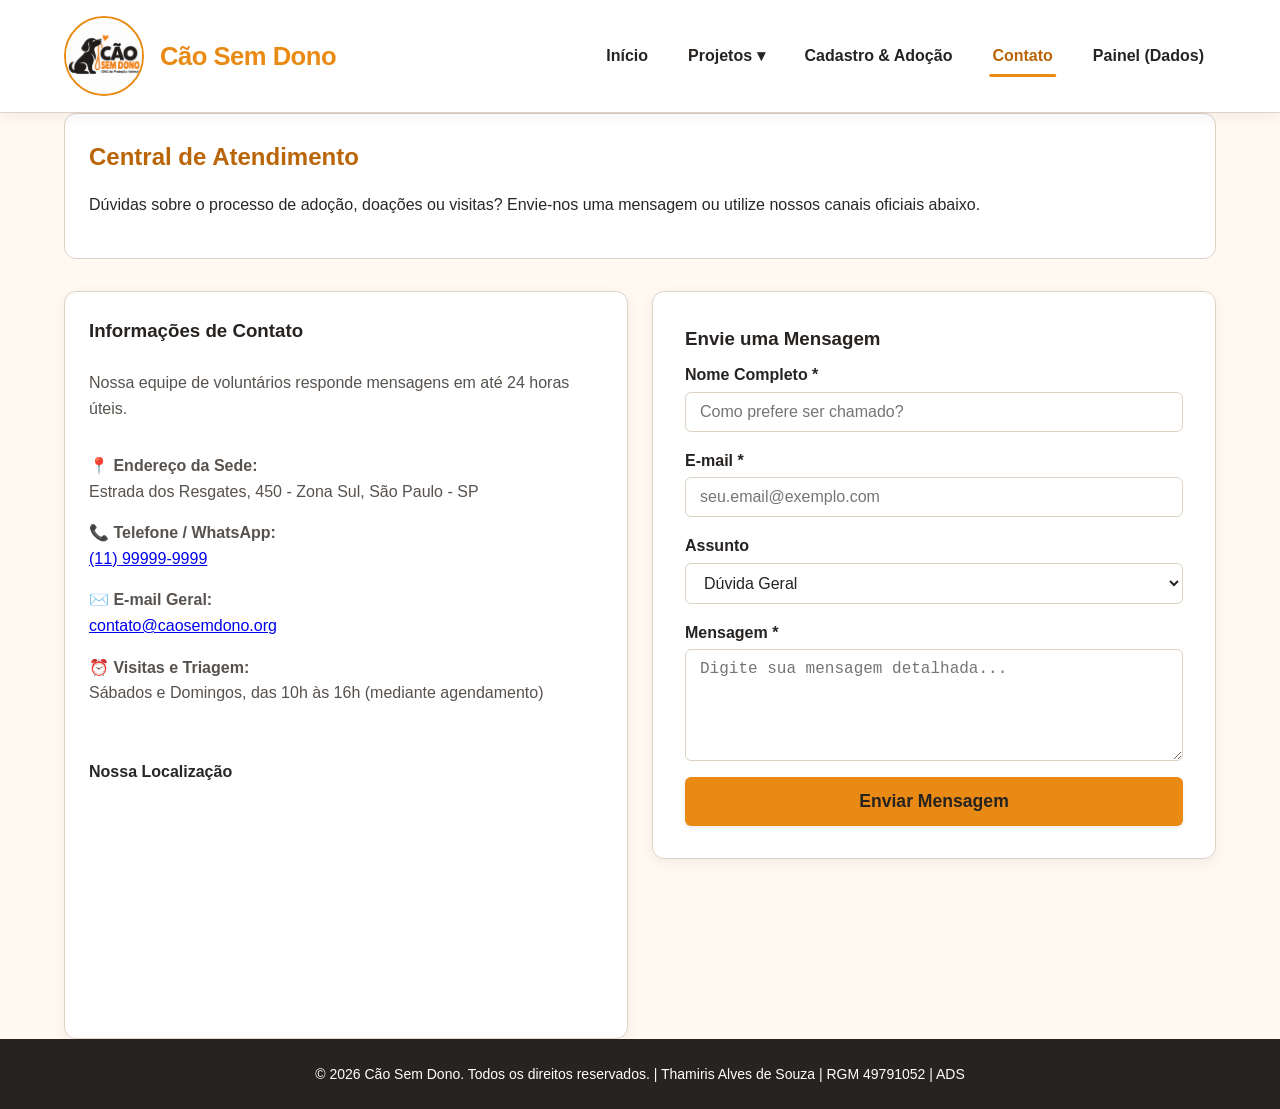
<file: contato.html>
<!DOCTYPE html>
<html lang="pt-BR">

<head>
  <meta charset="UTF-8">
  <meta name="viewport" content="width=device-width, initial-scale=1.0">
  <meta name="description" content="Entre em contato com a ONG Cão Sem Dono: Dúvidas, parcerias, agendamento de visitas e orientações sobre adoção consciente.">
  <title>Contato | Cão Sem Dono</title>
  <link rel="stylesheet" href="style.css">
</head>

<body>
  <!-- Link de Acessibilidade -->
  <a href="#conteudo-principal" class="pular-navegacao">Pular para o conteúdo principal</a>

  <!-- CABEÇALHO -->
  <header>
    <div class="container">
      <a href="index.html#/" class="marca" aria-label="Ir para a página inicial">
        <img src="imagens/logo.jpg" alt="Logo da ONG Cão Sem Dono" class="logo">
        <h1 class="banner">Cão Sem Dono</h1>
      </a>

      <!-- MENU PRINCIPAL -->
      <nav class="menu" aria-label="Menu principal">
        <button class="menu-toggle" type="button" aria-label="Abrir menu" aria-expanded="false" aria-controls="menu-lista">
          ☰ Menu
        </button>

        <ul class="menu-lista" id="menu-lista">
          <li><a href="index.html#/">Início</a></li>
          <li class="tem-submenu">
            <a href="projetos.html">Projetos ▾</a>
            <ul class="submenu">
              <li><a href="projetos.html#resgate">Resgate</a></li>
              <li><a href="projetos.html#voluntariado">Voluntariado</a></li>
              <li><a href="projetos.html#doacoes">Doações</a></li>
              <li><a href="projetos.html#lar-temporario">Lar Temporário</a></li>
            </ul>
          </li>
          <li><a href="cadastro.html">Cadastro & Adoção</a></li>
          <li><a href="contato.html" class="ativo">Contato</a></li>
          <li><a href="index.html#/painel">Painel (Dados)</a></li>
        </ul>
      </nav>
    </div>
  </header>

  <!-- CONTEÚDO PRINCIPAL -->
  <main id="conteudo-principal" class="container">
    <section class="cabecalho-pagina">
      <h2>Central de Atendimento</h2>
      <p>
        Dúvidas sobre o processo de adoção, doações ou visitas? Envie-nos uma mensagem ou utilize nossos canais oficiais abaixo.
      </p>
    </section>

    <div class="grid">
      <!-- CANAIS E MAPA -->
      <div class="col-6">
        <div class="card card-info-contato">
          <h3>Informações de Contato</h3>
          <p>Nossa equipe de voluntários responde mensagens em até 24 horas úteis.</p>

          <ul class="lista-contato">
            <li>
              <strong>📍 Endereço da Sede:</strong><br>
              Estrada dos Resgates, 450 - Zona Sul, São Paulo - SP
            </li>
            <li>
              <strong>📞 Telefone / WhatsApp:</strong><br>
              <a href="tel:+5511999999999">(11) 99999-9999</a>
            </li>
            <li>
              <strong>✉️ E-mail Geral:</strong><br>
              <a href="mailto:contato@caosemdono.org">contato@caosemdono.org</a>
            </li>
            <li>
              <strong>⏰ Visitas e Triagem:</strong><br>
              Sábados e Domingos, das 10h às 16h (mediante agendamento)
            </li>
          </ul>

          <div class="mapa-acessivel">
            <h4>Nossa Localização</h4>
            <iframe 
              src="https://www.google.com/maps/embed?pb=!1m18!1m12!1m3!1d3657.197475141974!2d-46.6565!3d-23.5645!2m3!1f0!2f0!3f0!3m2!1i1024!2i768!4f13.1!3m3!1m2!1s0x0%3A0x0!2zMjPCsDMzJzUyLjIiUyA0NsKwMzknMjMuNCJX!5e0!3m2!1spt-BR!2sbr!4v1620000000000!5m2!1spt-BR!2sbr" 
              width="100%" 
              height="200" 
              style="border:0; border-radius: 8px;" 
              allowfullscreen="" 
              loading="lazy" 
              title="Mapa da sede da ONG Cão Sem Dono">
            </iframe>
          </div>
        </div>
      </div>

      <!-- FORMULÁRIO DE CONTATO -->
      <div class="col-6">
        <form id="formContato" class="card formulario-contato" novalidate>
          <h3>Envie uma Mensagem</h3>

          <div class="campo">
            <label for="contatoNome">Nome Completo *</label>
            <input type="text" id="contatoNome" name="nome" required minlength="3" placeholder="Como prefere ser chamado?">
          </div>

          <div class="campo">
            <label for="contatoEmail">E-mail *</label>
            <input type="email" id="contatoEmail" name="email" required placeholder="seu.email@exemplo.com">
          </div>

          <div class="campo">
            <label for="contatoAssunto">Assunto</label>
            <select id="contatoAssunto" name="assunto">
              <option value="Dúvida Geral">Dúvida Geral</option>
              <option value="Adoção de Cães">Adoção de Cães</option>
              <option value="Voluntariado">Voluntariado</option>
              <option value="Doações e Parcerias">Doações e Parcerias</option>
            </select>
          </div>

          <div class="campo">
            <label for="contatoMensagem">Mensagem *</label>
            <textarea id="contatoMensagem" name="mensagem" rows="5" required minlength="10" placeholder="Digite sua mensagem detalhada..."></textarea>
          </div>

          <button type="submit" class="botao botao-grande">Enviar Mensagem</button>
        </form>
      </div>
    </div>
  </main>

  <!-- RODAPÉ -->
  <footer>
    <div class="container">
      <p>
        &copy; 2026 Cão Sem Dono. Todos os direitos reservados. |
        Thamiris Alves de Souza | RGM 49791052 | ADS
      </p>
    </div>
  </footer>

  <!-- Scripts Modulares -->
  <script src="js/storage.js"></script>
  <script src="js/app.js"></script>
  <script>
    document.addEventListener("DOMContentLoaded", function () {
      const form = document.getElementById("formContato");
      if (form) {
        form.addEventListener("submit", function (e) {
          e.preventDefault();
          const nome = form.contatoNome.value.trim();
          const email = form.contatoEmail.value.trim();
          const assunto = form.contatoAssunto.value;
          const mensagem = form.contatoMensagem.value.trim();

          if (!nome || !email || !mensagem) {
            App.mostrarToast("Por favor, preencha todos os campos obrigatórios (*).", "aviso");
            return;
          }

          StorageService.salvarMensagem({ nome, email, assunto, mensagem });

          App.mostrarModal({
            titulo: "Mensagem Recebida!",
            mensagem: `Obrigado pelo contato, <strong>${nome}</strong>! Sua mensagem sobre <em>"${assunto}"</em> foi gravada com sucesso. Nossa equipe entrará em contato em breve.`,
            botaoTexto: "Entendido"
          });

          App.mostrarToast("Mensagem enviada com sucesso!", "sucesso");
          form.reset();
        });
      }
    });
  </script>
</body>

</html>
</file>
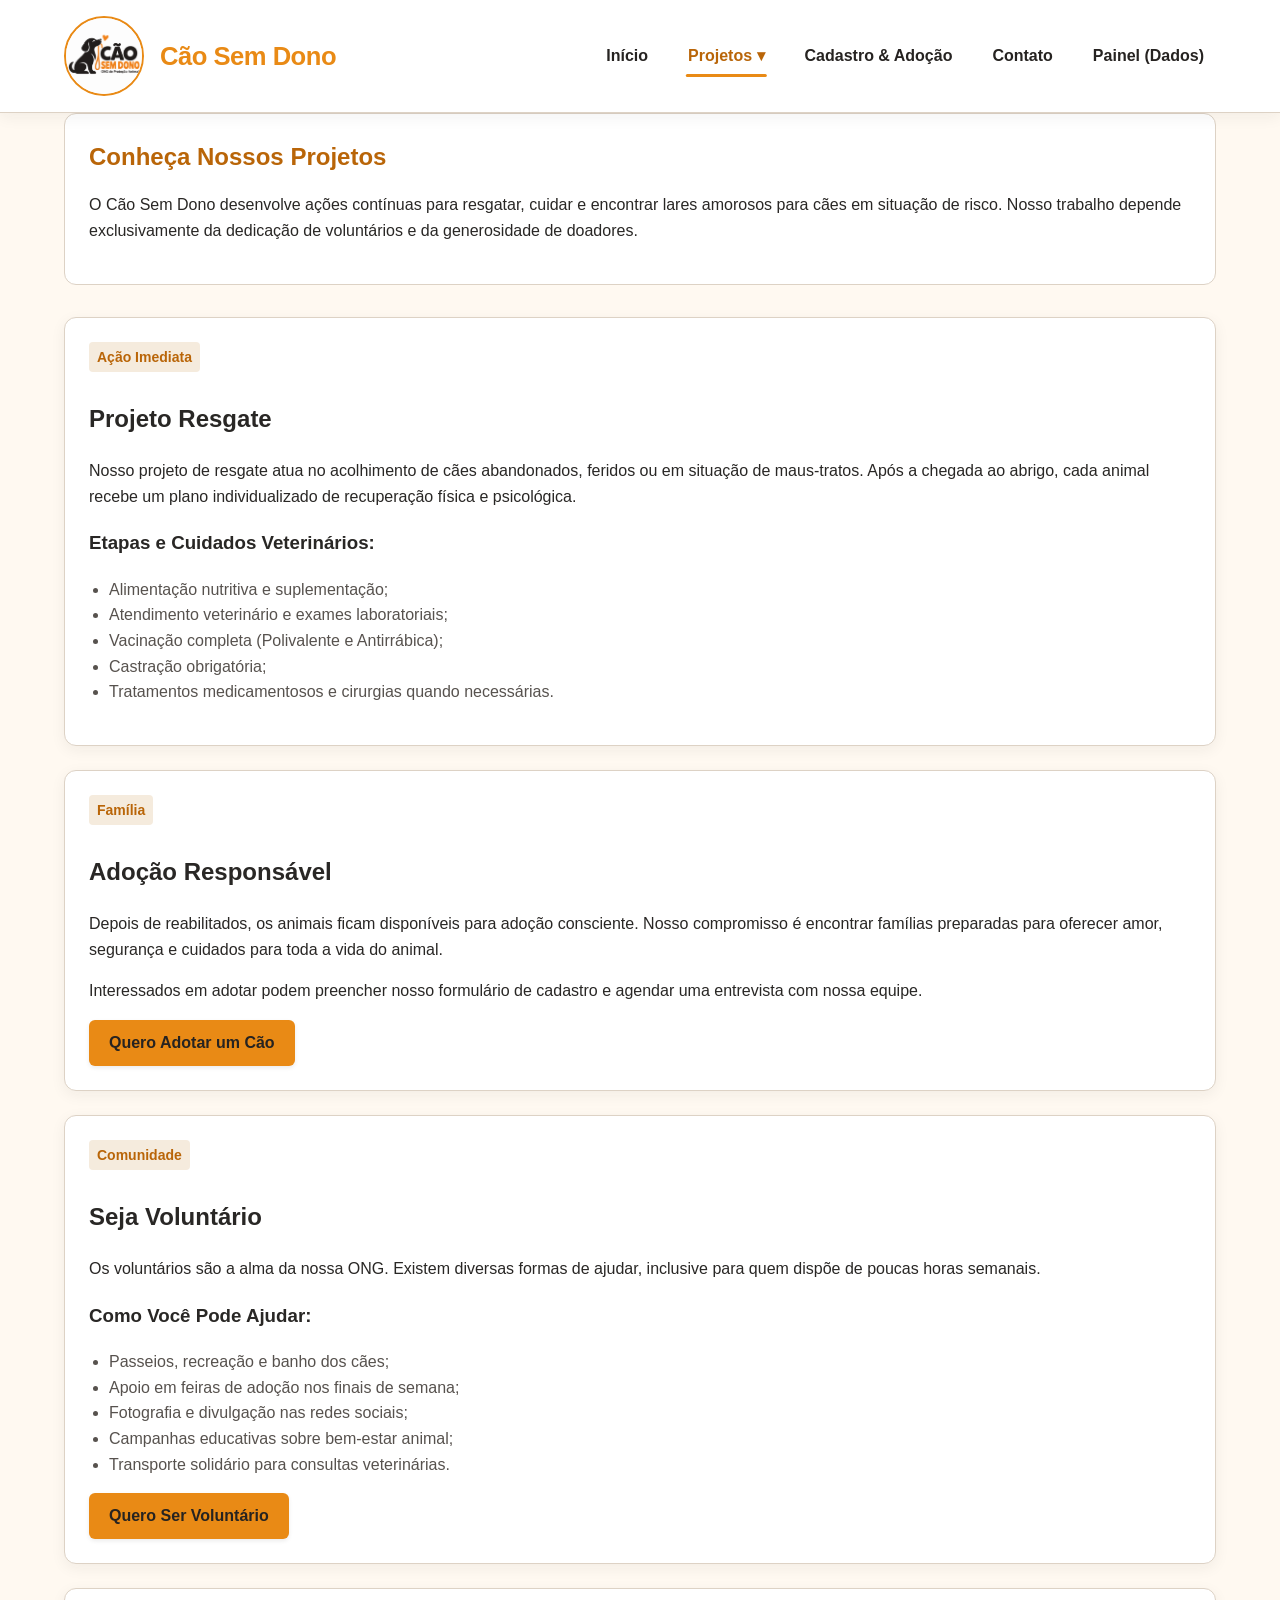
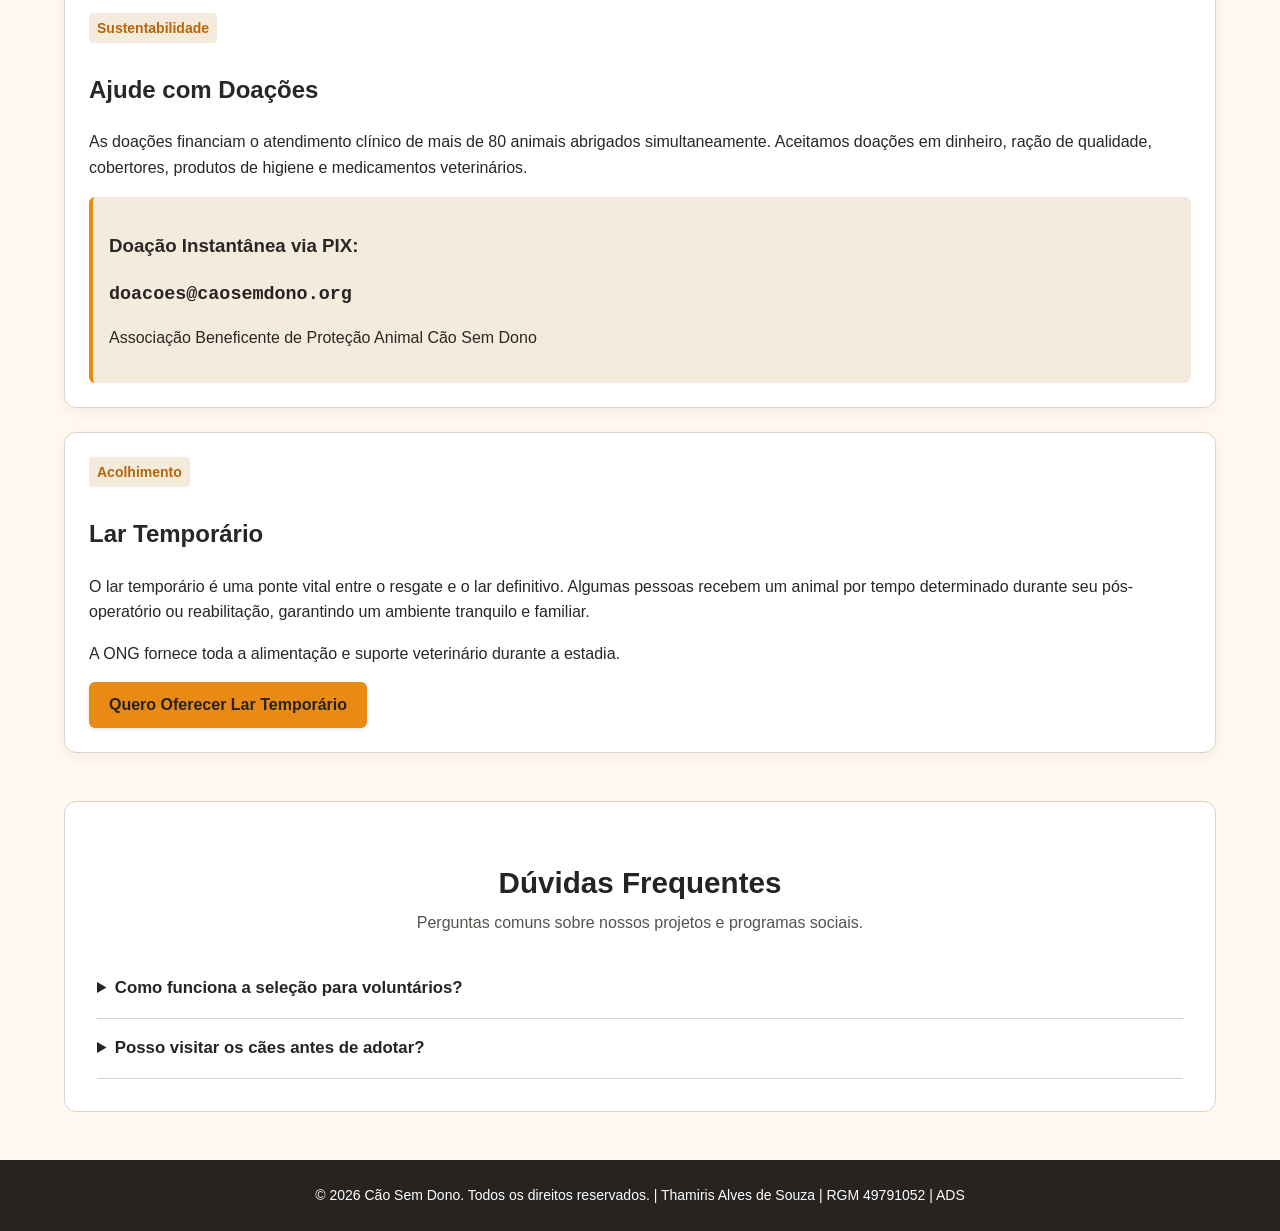
<file: projetos.html>
<!DOCTYPE html>
<html lang="pt-BR">

<head>
  <meta charset="UTF-8">
  <meta name="viewport" content="width=device-width, initial-scale=1.0">
  <meta name="description" content="Projetos da ONG Cão Sem Dono: Resgates, cuidados médicos, vacinação, lar temporário e feiras de adoção responsável.">
  <title>Projetos | Cão Sem Dono</title>
  <link rel="stylesheet" href="style.css">
</head>

<body>
  <!-- Link de Acessibilidade -->
  <a href="#conteudo-principal" class="pular-navegacao">Pular para o conteúdo principal</a>

  <!-- CABEÇALHO -->
  <header>
    <div class="container">
      <a href="index.html#/" class="marca" aria-label="Ir para a página inicial">
        <img src="imagens/logo.jpg" alt="Logo da ONG Cão Sem Dono" class="logo">
        <h1 class="banner">Cão Sem Dono</h1>
      </a>

      <!-- MENU PRINCIPAL -->
      <nav class="menu" aria-label="Menu principal">
        <button class="menu-toggle" type="button" aria-label="Abrir menu" aria-expanded="false" aria-controls="menu-lista">
          ☰ Menu
        </button>

        <ul class="menu-lista" id="menu-lista">
          <li><a href="index.html#/">Início</a></li>
          <li class="tem-submenu">
            <a href="projetos.html" class="ativo">Projetos ▾</a>
            <ul class="submenu">
              <li><a href="projetos.html#resgate">Resgate</a></li>
              <li><a href="projetos.html#voluntariado">Voluntariado</a></li>
              <li><a href="projetos.html#doacoes">Doações</a></li>
              <li><a href="projetos.html#lar-temporario">Lar Temporário</a></li>
            </ul>
          </li>
          <li><a href="cadastro.html">Cadastro & Adoção</a></li>
          <li><a href="contato.html">Contato</a></li>
          <li><a href="index.html#/painel">Painel (Dados)</a></li>
        </ul>
      </nav>
    </div>
  </header>

  <!-- CONTEÚDO PRINCIPAL -->
  <main id="conteudo-principal" class="container">
    <section class="cabecalho-pagina">
      <h2>Conheça Nossos Projetos</h2>
      <p>
        O Cão Sem Dono desenvolve ações contínuas para resgatar, cuidar e encontrar lares amorosos para cães em situação de risco.
        Nosso trabalho depende exclusivamente da dedicação de voluntários e da generosidade de doadores.
      </p>
    </section>

    <div class="lista-projetos">
      <article class="card-projeto" id="resgate">
        <div class="projeto-tag">Ação Imediata</div>
        <h2>Projeto Resgate</h2>
        <p>
          Nosso projeto de resgate atua no acolhimento de cães abandonados, feridos ou em situação de maus-tratos.
          Após a chegada ao abrigo, cada animal recebe um plano individualizado de recuperação física e psicológica.
        </p>

        <h3>Etapas e Cuidados Veterinários:</h3>
        <ul class="lista-check">
          <li>Alimentação nutritiva e suplementação;</li>
          <li>Atendimento veterinário e exames laboratoriais;</li>
          <li>Vacinação completa (Polivalente e Antirrábica);</li>
          <li>Castração obrigatória;</li>
          <li>Tratamentos medicamentosos e cirurgias quando necessárias.</li>
        </ul>
      </article>

      <article class="card-projeto" id="adocao">
        <div class="projeto-tag">Família</div>
        <h2>Adoção Responsável</h2>
        <p>
          Depois de reabilitados, os animais ficam disponíveis para adoção consciente. Nosso compromisso é encontrar famílias
          preparadas para oferecer amor, segurança e cuidados para toda a vida do animal.
        </p>
        <p>
          Interessados em adotar podem preencher nosso formulário de cadastro e agendar uma entrevista com nossa equipe.
        </p>
        <a href="cadastro.html?ajuda=adocao" class="botao">Quero Adotar um Cão</a>
      </article>

      <article class="card-projeto" id="voluntariado">
        <div class="projeto-tag">Comunidade</div>
        <h2>Seja Voluntário</h2>
        <p>
          Os voluntários são a alma da nossa ONG. Existem diversas formas de ajudar, inclusive para quem dispõe de poucas horas semanais.
        </p>

        <h3>Como Você Pode Ajudar:</h3>
        <ul class="lista-check">
          <li>Passeios, recreação e banho dos cães;</li>
          <li>Apoio em feiras de adoção nos finais de semana;</li>
          <li>Fotografia e divulgação nas redes sociais;</li>
          <li>Campanhas educativas sobre bem-estar animal;</li>
          <li>Transporte solidário para consultas veterinárias.</li>
        </ul>
        <a href="cadastro.html?ajuda=voluntario" class="botao">Quero Ser Voluntário</a>
      </article>

      <article class="card-projeto" id="doacoes">
        <div class="projeto-tag">Sustentabilidade</div>
        <h2>Ajude com Doações</h2>
        <p>
          As doações financiam o atendimento clínico de mais de 80 animais abrigados simultaneamente. Aceitamos doações em dinheiro, ração de qualidade, cobertores, produtos de higiene e medicamentos veterinários.
        </p>

        <div class="bloco-pix">
          <h3>Doação Instantânea via PIX:</h3>
          <div class="chave-pix">
            <code>doacoes@caosemdono.org</code>
          </div>
          <p class="pix-info">Associação Beneficente de Proteção Animal Cão Sem Dono</p>
        </div>
      </article>

      <article class="card-projeto" id="lar-temporario">
        <div class="projeto-tag">Acolhimento</div>
        <h2>Lar Temporário</h2>
        <p>
          O lar temporário é uma ponte vital entre o resgate e o lar definitivo. Algumas pessoas recebem um animal por tempo determinado
          durante seu pós-operatório ou reabilitação, garantindo um ambiente tranquilo e familiar.
        </p>
        <p>
          A ONG fornece toda a alimentação e suporte veterinário durante a estadia.
        </p>
        <a href="cadastro.html?ajuda=lar-temporario" class="botao">Quero Oferecer Lar Temporário</a>
      </article>
    </div>

    <!-- SEÇÃO FAQ COM DETAILS E SUMMARY (HTML5 SEMÂNTICO) -->
    <section class="secao-faq">
      <div class="cabecalho-secao">
        <h2>Dúvidas Frequentes</h2>
        <p>Perguntas comuns sobre nossos projetos e programas sociais.</p>
      </div>

      <details class="faq-item">
        <summary>Como funciona a seleção para voluntários?</summary>
        <div class="faq-conteudo">
          <p>
            Basta preencher o formulário de cadastro selecionando a opção "Quero ser voluntário". Nossa equipe entrará em contato para um bate-papo de alinhamento e apresentação das áreas disponíveis.
          </p>
        </div>
      </details>

      <details class="faq-item">
        <summary>Posso visitar os cães antes de adotar?</summary>
        <div class="faq-conteudo">
          <p>
            Sim! Incentivamos visitas prévias aos sábados e domingos mediante agendamento, para que você e sua família conheçam o temperamento do animal.
          </p>
        </div>
      </details>
    </section>
  </main>

  <!-- RODAPÉ -->
  <footer>
    <div class="container">
      <p>
        &copy; 2026 Cão Sem Dono. Todos os direitos reservados. |
        Thamiris Alves de Souza | RGM 49791052 | ADS
      </p>
    </div>
  </footer>

  <script src="js/storage.js"></script>
  <script src="js/validation.js"></script>
  <script src="script.js"></script>
</body>

</html>
</file>
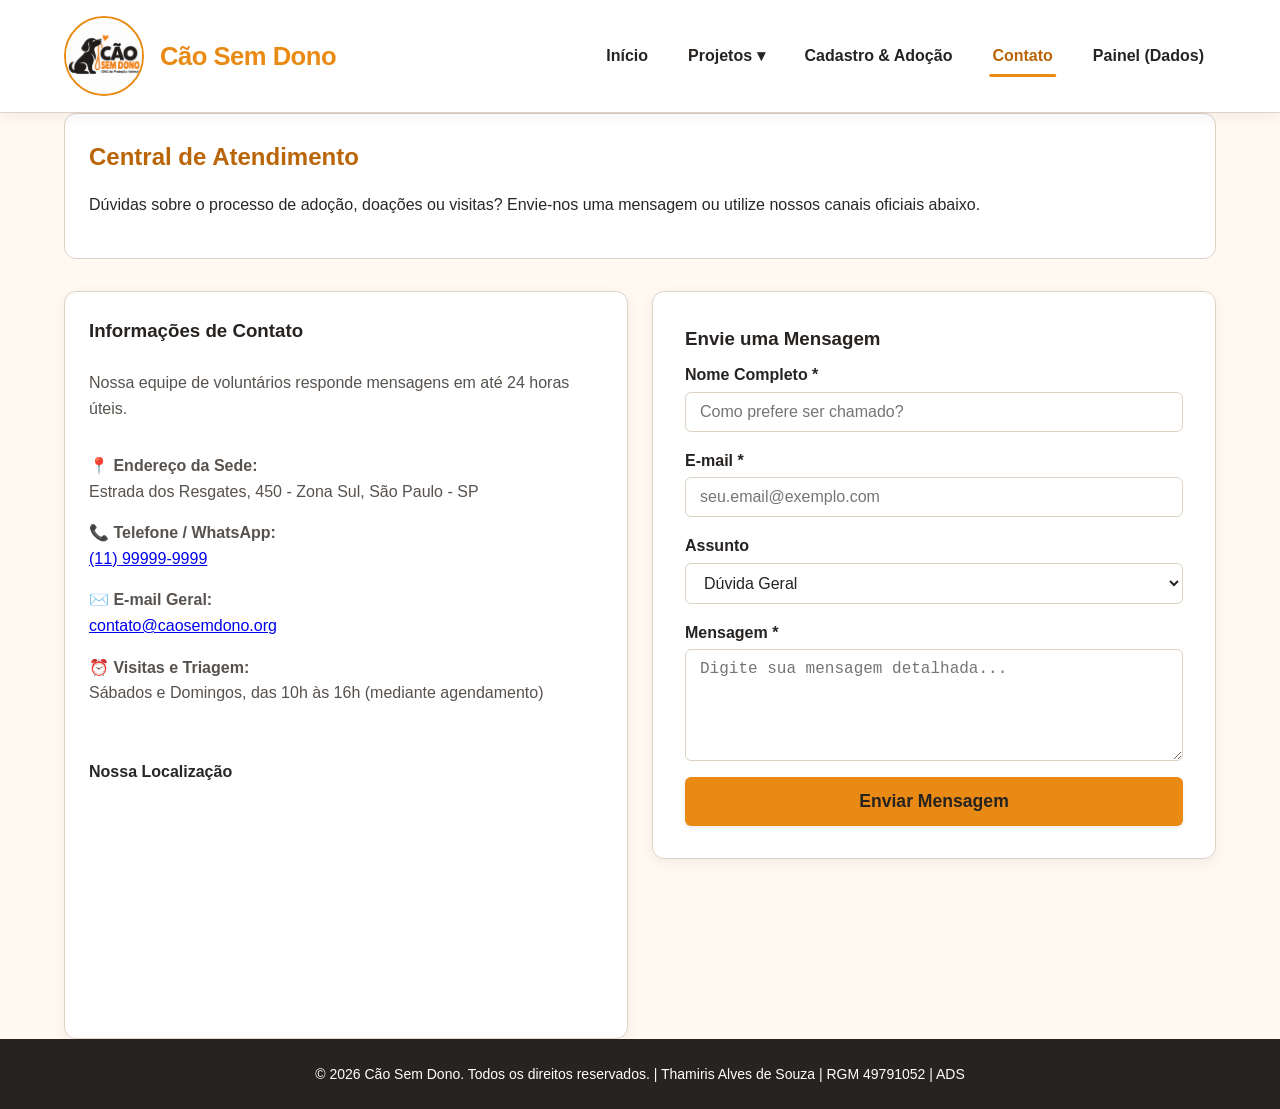
<file: html/contato.html>
﻿<!DOCTYPE html>
<html lang="pt-BR">

<head>
  <meta charset="UTF-8">
  <meta name="viewport" content="width=device-width, initial-scale=1.0">
  <meta name="description" content="Entre em contato com a ONG Cão Sem Dono: Dúvidas, parcerias, agendamento de visitas e orientações sobre adoção consciente.">
  <title>Contato | Cão Sem Dono</title>
  <link rel="stylesheet" href="../css/style.css">
</head>

<body>
  <!-- Link de Acessibilidade -->
  <a href="#conteudo-principal" class="pular-navegacao">Pular para o conteúdo principal</a>

  <!-- CABEÇALHO -->
  <header>
    <div class="container">
      <a href="../index.html#/" class="marca" aria-label="Ir para a página inicial">
        <img src="../imagens/logo.jpg" alt="Logo da ONG Cão Sem Dono" class="logo">
        <h1 class="banner">Cão Sem Dono</h1>
      </a>

      <!-- MENU PRINCIPAL -->
      <nav class="menu" aria-label="Menu principal">
        <button class="menu-toggle" type="button" aria-label="Abrir menu" aria-expanded="false" aria-controls="menu-lista">
          ☰ Menu
        </button>

        <ul class="menu-lista" id="menu-lista">
          <li><a href="../index.html#/">Início</a></li>
          <li class="tem-submenu">
            <a href="projetos.html">Projetos ▾</a>
            <ul class="submenu">
              <li><a href="projetos.html#resgate">Resgate</a></li>
              <li><a href="projetos.html#voluntariado">Voluntariado</a></li>
              <li><a href="projetos.html#doacoes">Doações</a></li>
              <li><a href="projetos.html#lar-temporario">Lar Temporário</a></li>
            </ul>
          </li>
          <li><a href="cadastro.html">Cadastro & Adoção</a></li>
          <li><a href="contato.html" class="ativo">Contato</a></li>
          <li><a href="../index.html#/painel">Painel (Dados)</a></li>
        </ul>
      </nav>
    </div>
  </header>

  <!-- CONTEÚDO PRINCIPAL -->
  <main id="conteudo-principal" class="container">
    <section class="cabecalho-pagina">
      <h2>Central de Atendimento</h2>
      <p>
        Dúvidas sobre o processo de adoção, doações ou visitas? Envie-nos uma mensagem ou utilize nossos canais oficiais abaixo.
      </p>
    </section>

    <div class="grid">
      <!-- CANAIS E MAPA -->
      <div class="col-6">
        <div class="card card-info-contato">
          <h3>Informações de Contato</h3>
          <p>Nossa equipe de voluntários responde mensagens em até 24 horas úteis.</p>

          <ul class="lista-contato">
            <li>
              <strong>📍 Endereço da Sede:</strong><br>
              Estrada dos Resgates, 450 - Zona Sul, São Paulo - SP
            </li>
            <li>
              <strong>📞 Telefone / WhatsApp:</strong><br>
              <a href="tel:+5511999999999">(11) 99999-9999</a>
            </li>
            <li>
              <strong>✉️ E-mail Geral:</strong><br>
              <a href="mailto:contato@caosemdono.org">contato@caosemdono.org</a>
            </li>
            <li>
              <strong>⏰ Visitas e Triagem:</strong><br>
              Sábados e Domingos, das 10h às 16h (mediante agendamento)
            </li>
          </ul>

          <div class="mapa-acessivel">
            <h4>Nossa Localização</h4>
            <iframe 
              src="https://www.google.com/maps/embed?pb=!1m18!1m12!1m3!1d3657.197475141974!2d-46.6565!3d-23.5645!2m3!1f0!2f0!3f0!3m2!1i1024!2i768!4f13.1!3m3!1m2!1s0x0%3A0x0!2zMjPCsDMzJzUyLjIiUyA0NsKwMzknMjMuNCJX!5e0!3m2!1spt-BR!2sbr!4v1620000000000!5m2!1spt-BR!2sbr" 
              width="100%" 
              height="200" 
              style="border:0; border-radius: 8px;" 
              allowfullscreen="" 
              loading="lazy" 
              title="Mapa da sede da ONG Cão Sem Dono">
            </iframe>
          </div>
        </div>
      </div>

      <!-- FORMULÁRIO DE CONTATO -->
      <div class="col-6">
        <form id="formContato" class="card formulario-contato" novalidate>
          <h3>Envie uma Mensagem</h3>

          <div class="campo">
            <label for="contatoNome">Nome Completo *</label>
            <input type="text" id="contatoNome" name="nome" required minlength="3" placeholder="Como prefere ser chamado?">
          </div>

          <div class="campo">
            <label for="contatoEmail">E-mail *</label>
            <input type="email" id="contatoEmail" name="email" required placeholder="seu.email@exemplo.com">
          </div>

          <div class="campo">
            <label for="contatoAssunto">Assunto</label>
            <select id="contatoAssunto" name="assunto">
              <option value="Dúvida Geral">Dúvida Geral</option>
              <option value="Adoção de Cães">Adoção de Cães</option>
              <option value="Voluntariado">Voluntariado</option>
              <option value="Doações e Parcerias">Doações e Parcerias</option>
            </select>
          </div>

          <div class="campo">
            <label for="contatoMensagem">Mensagem *</label>
            <textarea id="contatoMensagem" name="mensagem" rows="5" required minlength="10" placeholder="Digite sua mensagem detalhada..."></textarea>
          </div>

          <button type="submit" class="botao botao-grande">Enviar Mensagem</button>
        </form>
      </div>
    </div>
  </main>

  <!-- RODAPÉ -->
  <footer>
    <div class="container">
      <p>
        &copy; 2026 Cão Sem Dono. Todos os direitos reservados. |
        Thamiris Alves de Souza | RGM 49791052 | ADS
      </p>
    </div>
  </footer>

  <!-- Scripts Modulares -->
  <script src="../js/storage.js"></script>
  <script src="../js/app.js"></script>
  <script>
    document.addEventListener("DOMContentLoaded", function () {
      const form = document.getElementById("formContato");
      if (form) {
        form.addEventListener("submit", function (e) {
          e.preventDefault();
          const nome = form.contatoNome.value.trim();
          const email = form.contatoEmail.value.trim();
          const assunto = form.contatoAssunto.value;
          const mensagem = form.contatoMensagem.value.trim();

          if (!nome || !email || !mensagem) {
            App.mostrarToast("Por favor, preencha todos os campos obrigatórios (*).", "aviso");
            return;
          }

          StorageService.salvarMensagem({ nome, email, assunto, mensagem });

          App.mostrarModal({
            titulo: "Mensagem Recebida!",
            mensagem: `Obrigado pelo contato, <strong>${nome}</strong>! Sua mensagem sobre <em>"${assunto}"</em> foi gravada com sucesso. Nossa equipe entrará em contato em breve.`,
            botaoTexto: "Entendido"
          });

          App.mostrarToast("Mensagem enviada com sucesso!", "sucesso");
          form.reset();
        });
      }
    });
  </script>
</body>

</html>
</file>
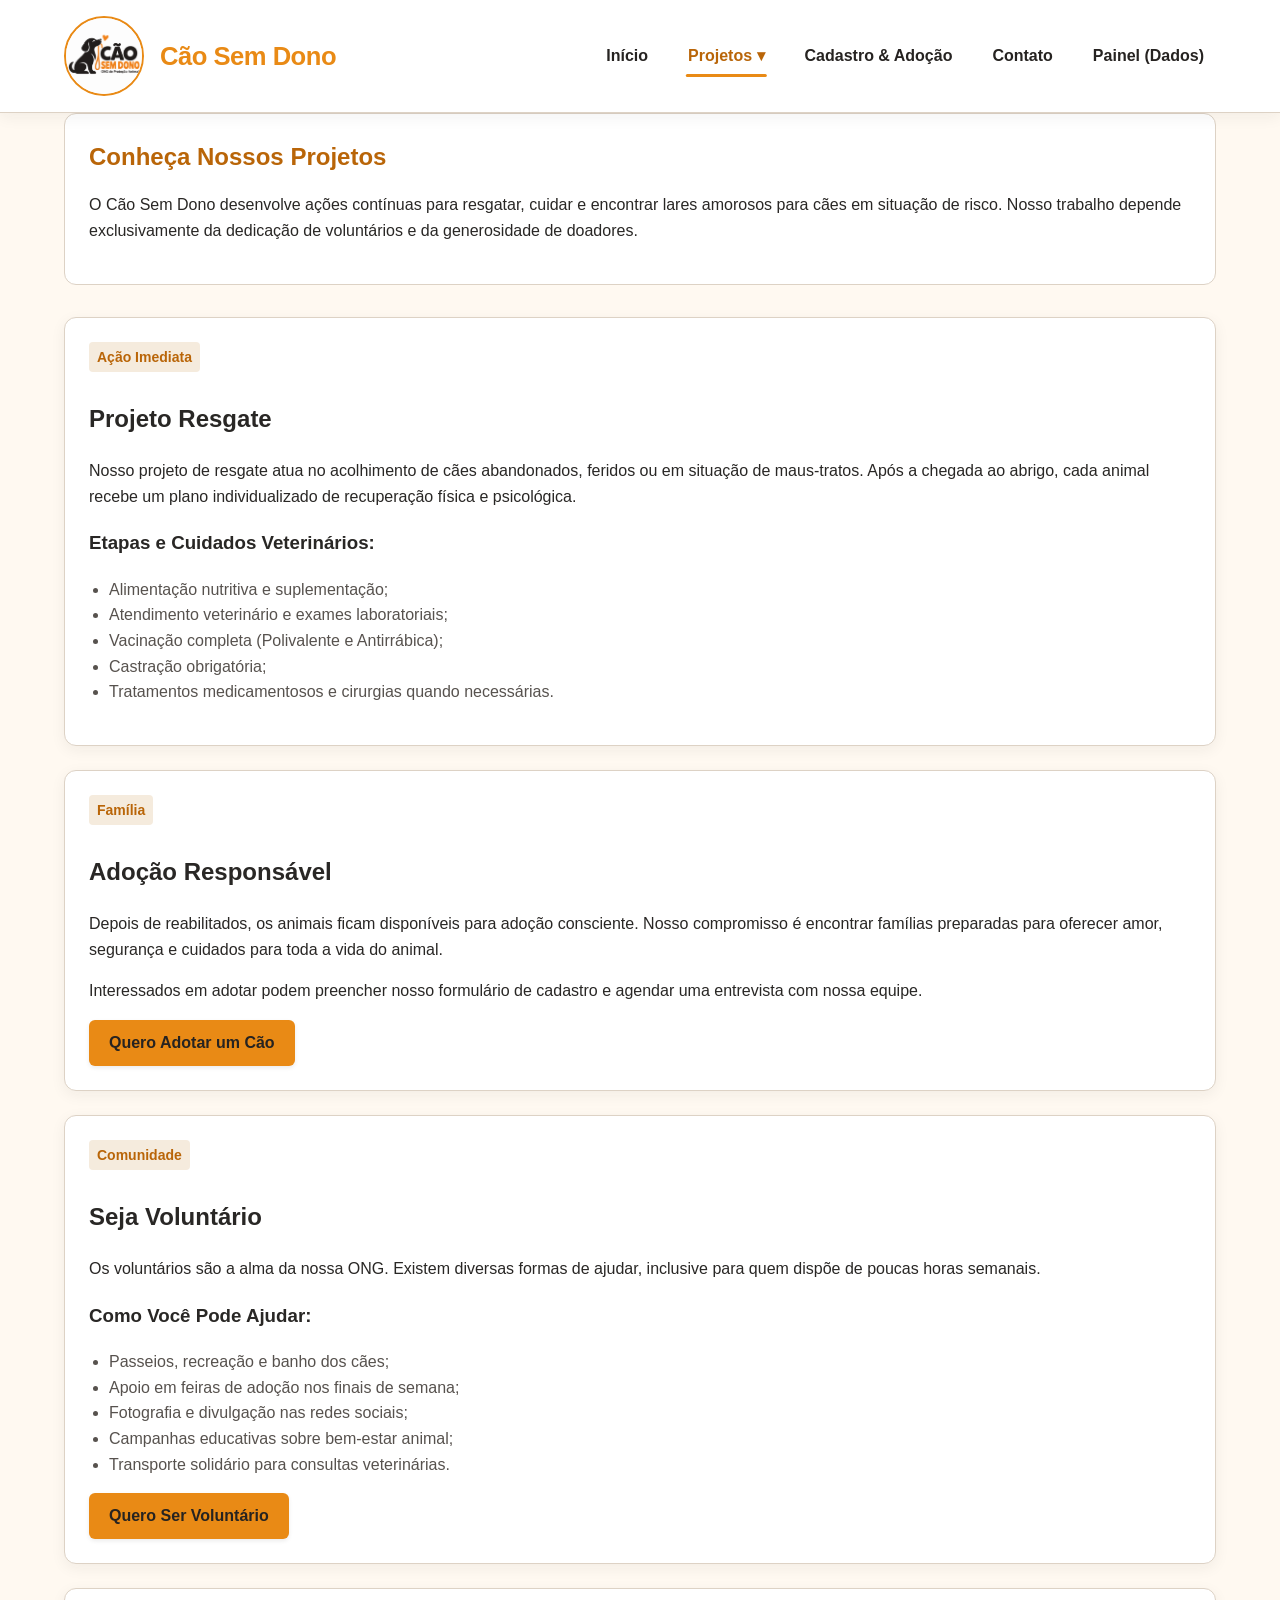
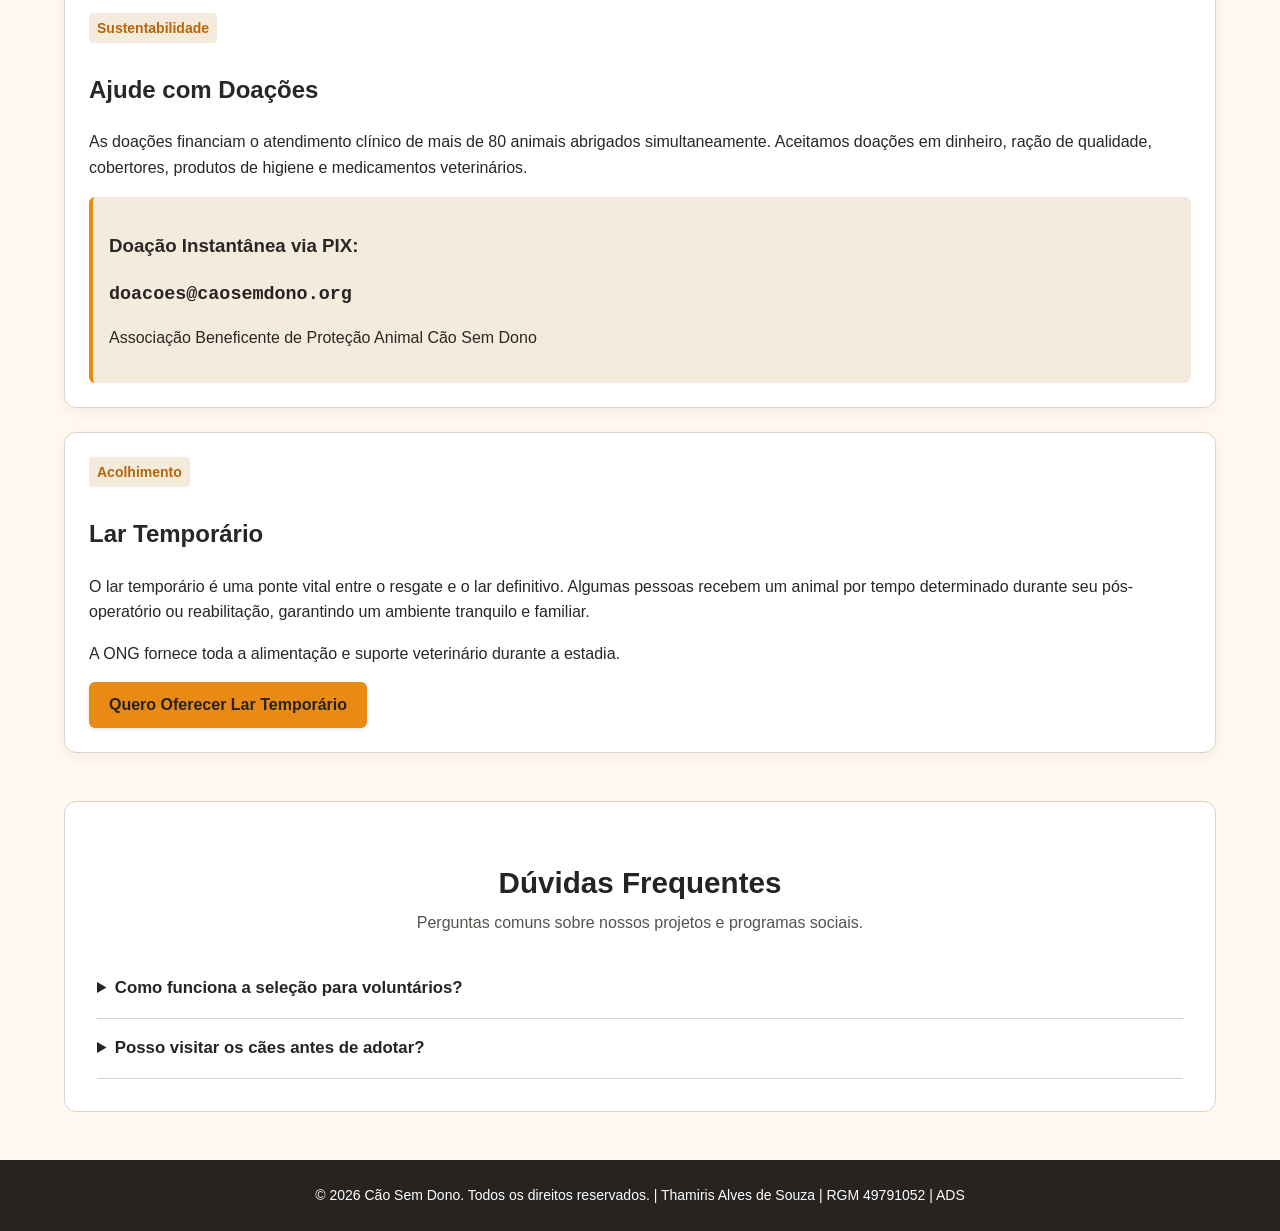
<file: html/projetos.html>
﻿<!DOCTYPE html>
<html lang="pt-BR">

<head>
  <meta charset="UTF-8">
  <meta name="viewport" content="width=device-width, initial-scale=1.0">
  <meta name="description" content="Projetos da ONG Cão Sem Dono: Resgates, cuidados médicos, vacinação, lar temporário e feiras de adoção responsável.">
  <title>Projetos | Cão Sem Dono</title>
  <link rel="stylesheet" href="../css/style.css">
</head>

<body>
  <!-- Link de Acessibilidade -->
  <a href="#conteudo-principal" class="pular-navegacao">Pular para o conteúdo principal</a>

  <!-- CABEÇALHO -->
  <header>
    <div class="container">
      <a href="../index.html#/" class="marca" aria-label="Ir para a página inicial">
        <img src="../imagens/logo.jpg" alt="Logo da ONG Cão Sem Dono" class="logo">
        <h1 class="banner">Cão Sem Dono</h1>
      </a>

      <!-- MENU PRINCIPAL -->
      <nav class="menu" aria-label="Menu principal">
        <button class="menu-toggle" type="button" aria-label="Abrir menu" aria-expanded="false" aria-controls="menu-lista">
          ☰ Menu
        </button>

        <ul class="menu-lista" id="menu-lista">
          <li><a href="../index.html#/">Início</a></li>
          <li class="tem-submenu">
            <a href="projetos.html" class="ativo">Projetos ▾</a>
            <ul class="submenu">
              <li><a href="projetos.html#resgate">Resgate</a></li>
              <li><a href="projetos.html#voluntariado">Voluntariado</a></li>
              <li><a href="projetos.html#doacoes">Doações</a></li>
              <li><a href="projetos.html#lar-temporario">Lar Temporário</a></li>
            </ul>
          </li>
          <li><a href="cadastro.html">Cadastro & Adoção</a></li>
          <li><a href="contato.html">Contato</a></li>
          <li><a href="../index.html#/painel">Painel (Dados)</a></li>
        </ul>
      </nav>
    </div>
  </header>

  <!-- CONTEÚDO PRINCIPAL -->
  <main id="conteudo-principal" class="container">
    <section class="cabecalho-pagina">
      <h2>Conheça Nossos Projetos</h2>
      <p>
        O Cão Sem Dono desenvolve ações contínuas para resgatar, cuidar e encontrar lares amorosos para cães em situação de risco.
        Nosso trabalho depende exclusivamente da dedicação de voluntários e da generosidade de doadores.
      </p>
    </section>

    <div class="lista-projetos">
      <article class="card-projeto" id="resgate">
        <div class="projeto-tag">Ação Imediata</div>
        <h2>Projeto Resgate</h2>
        <p>
          Nosso projeto de resgate atua no acolhimento de cães abandonados, feridos ou em situação de maus-tratos.
          Após a chegada ao abrigo, cada animal recebe um plano individualizado de recuperação física e psicológica.
        </p>

        <h3>Etapas e Cuidados Veterinários:</h3>
        <ul class="lista-check">
          <li>Alimentação nutritiva e suplementação;</li>
          <li>Atendimento veterinário e exames laboratoriais;</li>
          <li>Vacinação completa (Polivalente e Antirrábica);</li>
          <li>Castração obrigatória;</li>
          <li>Tratamentos medicamentosos e cirurgias quando necessárias.</li>
        </ul>
      </article>

      <article class="card-projeto" id="adocao">
        <div class="projeto-tag">Família</div>
        <h2>Adoção Responsável</h2>
        <p>
          Depois de reabilitados, os animais ficam disponíveis para adoção consciente. Nosso compromisso é encontrar famílias
          preparadas para oferecer amor, segurança e cuidados para toda a vida do animal.
        </p>
        <p>
          Interessados em adotar podem preencher nosso formulário de cadastro e agendar uma entrevista com nossa equipe.
        </p>
        <a href="cadastro.html?ajuda=adocao" class="botao">Quero Adotar um Cão</a>
      </article>

      <article class="card-projeto" id="voluntariado">
        <div class="projeto-tag">Comunidade</div>
        <h2>Seja Voluntário</h2>
        <p>
          Os voluntários são a alma da nossa ONG. Existem diversas formas de ajudar, inclusive para quem dispõe de poucas horas semanais.
        </p>

        <h3>Como Você Pode Ajudar:</h3>
        <ul class="lista-check">
          <li>Passeios, recreação e banho dos cães;</li>
          <li>Apoio em feiras de adoção nos finais de semana;</li>
          <li>Fotografia e divulgação nas redes sociais;</li>
          <li>Campanhas educativas sobre bem-estar animal;</li>
          <li>Transporte solidário para consultas veterinárias.</li>
        </ul>
        <a href="cadastro.html?ajuda=voluntario" class="botao">Quero Ser Voluntário</a>
      </article>

      <article class="card-projeto" id="doacoes">
        <div class="projeto-tag">Sustentabilidade</div>
        <h2>Ajude com Doações</h2>
        <p>
          As doações financiam o atendimento clínico de mais de 80 animais abrigados simultaneamente. Aceitamos doações em dinheiro, ração de qualidade, cobertores, produtos de higiene e medicamentos veterinários.
        </p>

        <div class="bloco-pix">
          <h3>Doação Instantânea via PIX:</h3>
          <div class="chave-pix">
            <code>doacoes@caosemdono.org</code>
          </div>
          <p class="pix-info">Associação Beneficente de Proteção Animal Cão Sem Dono</p>
        </div>
      </article>

      <article class="card-projeto" id="lar-temporario">
        <div class="projeto-tag">Acolhimento</div>
        <h2>Lar Temporário</h2>
        <p>
          O lar temporário é uma ponte vital entre o resgate e o lar definitivo. Algumas pessoas recebem um animal por tempo determinado
          durante seu pós-operatório ou reabilitação, garantindo um ambiente tranquilo e familiar.
        </p>
        <p>
          A ONG fornece toda a alimentação e suporte veterinário durante a estadia.
        </p>
        <a href="cadastro.html?ajuda=lar-temporario" class="botao">Quero Oferecer Lar Temporário</a>
      </article>
    </div>

    <!-- SEÇÃO FAQ COM DETAILS E SUMMARY (HTML5 SEMÂNTICO) -->
    <section class="secao-faq">
      <div class="cabecalho-secao">
        <h2>Dúvidas Frequentes</h2>
        <p>Perguntas comuns sobre nossos projetos e programas sociais.</p>
      </div>

      <details class="faq-item">
        <summary>Como funciona a seleção para voluntários?</summary>
        <div class="faq-conteudo">
          <p>
            Basta preencher o formulário de cadastro selecionando a opção "Quero ser voluntário". Nossa equipe entrará em contato para um bate-papo de alinhamento e apresentação das áreas disponíveis.
          </p>
        </div>
      </details>

      <details class="faq-item">
        <summary>Posso visitar os cães antes de adotar?</summary>
        <div class="faq-conteudo">
          <p>
            Sim! Incentivamos visitas prévias aos sábados e domingos mediante agendamento, para que você e sua família conheçam o temperamento do animal.
          </p>
        </div>
      </details>
    </section>
  </main>

  <!-- RODAPÉ -->
  <footer>
    <div class="container">
      <p>
        &copy; 2026 Cão Sem Dono. Todos os direitos reservados. |
        Thamiris Alves de Souza | RGM 49791052 | ADS
      </p>
    </div>
  </footer>

  <script src="../js/storage.js"></script>
  <script src="../js/validation.js"></script>
  <script src="../script.js"></script>
</body>

</html>
</file>
<file: style.css>
/* ==================================================
   DESIGN SYSTEM - CÃO SEM DONO
   Desenvolvimento Front-end para Web (ADS)
   Arquitetura de Estilos Modular, Responsiva e Acessível
================================================== */

:root {
    /* PALETA DE CORES PRINCIPAL */
    --cor-primaria: #E98A15;
    --cor-primaria-escura: #B96508;
    --cor-primaria-clara: #F6B85E;
    --cor-primaria-muito-clara: #FDE0B2;

    --cor-grafite: #262321;
    --cor-grafite-medio: #514C48;
    --cor-grafite-suave: #68625D;

    --cor-creme: #FFF9F1;
    --cor-creme-escuro: #F5EBDD;

    --cor-branco: #FFFFFF;
    --cor-cinza-claro: #DDD2C5;
    --cor-cinza-borda: #E0D7CC;

    --cor-texto: #292725;
    --cor-texto-suave: #57524E;

    /* FEEDBACK E STATUS */
    --cor-sucesso-fundo: #E8F5E9;
    --cor-sucesso: #245B2A;
    --cor-sucesso-borda: #4CAF50;

    --cor-erro-fundo: #FDE8E8;
    --cor-erro: #9B1C1C;
    --cor-erro-borda: #E53935;

    --cor-aviso-fundo: #FFF4E5;
    --cor-aviso: #B45309;

    --cor-info-fundo: #EBF8FF;
    --cor-info: #2B6CB0;

    /* TIPOGRAFIA ESCALÁVEL */
    --fonte-pequena: 0.875rem;
    --fonte-normal: 1rem;
    --fonte-media: 1.25rem;
    --fonte-grande: 1.75rem;
    --fonte-titulo: 2.25rem;

    /* ESPAÇAMENTOS MODULARES */
    --espaco-1: 4px;
    --espaco-2: 8px;
    --espaco-3: 16px;
    --espaco-4: 24px;
    --espaco-5: 32px;
    --espaco-6: 48px;

    /* BORDAS E SOMBRAS */
    --raio-pequeno: 6px;
    --raio-medio: 12px;
    --raio-grande: 18px;
    --sombra-suave: 0 4px 15px rgba(38, 35, 33, 0.06);
    --sombra-elevada: 0 10px 25px rgba(38, 35, 33, 0.12);
}

/* ==================================================
   RESET & ACESSIBILIDADE
================================================== */
* {
    box-sizing: border-box;
}

html {
    scroll-behavior: smooth;
}

body {
    margin: 0;
    font-family: -apple-system, BlinkMacSystemFont, "Segoe UI", Roboto, Helvetica, Arial, sans-serif;
    background-color: var(--cor-creme);
    color: var(--cor-texto);
    line-height: 1.6;
    display: flex;
    flex-direction: column;
    min-height: 100vh;
}

/* SKIP LINK (Pular para o conteúdo principal - WCAG) */
.pular-navegacao {
    position: absolute;
    top: -100px;
    left: 16px;
    background: var(--cor-grafite);
    color: var(--cor-branco);
    padding: 12px 18px;
    border-radius: var(--raio-pequeno);
    font-weight: bold;
    z-index: 9999;
    text-decoration: none;
    transition: top 0.2s ease;
}

.pular-navegacao:focus {
    top: 16px;
    outline: 3px solid var(--cor-primaria);
}

/* CONTAINER CENTRAL */
.container {
    width: 100%;
    max-width: 1200px;
    margin: 0 auto;
    padding-left: var(--espaco-4);
    padding-right: var(--espaco-4);
}

/* ==================================================
   CABEÇALHO & IDENTIDADE VISUAL
================================================== */
header {
    background-color: var(--cor-branco);
    border-bottom: 1px solid var(--cor-cinza-claro);
    box-shadow: var(--sombra-suave);
    position: sticky;
    top: 0;
    z-index: 100;
}

header .container {
    display: flex;
    align-items: center;
    justify-content: space-between;
    padding-top: var(--espaco-3);
    padding-bottom: var(--espaco-3);
    gap: var(--espaco-4);
    flex-wrap: wrap;
}

.marca {
    display: flex;
    align-items: center;
    gap: var(--espaco-3);
    text-decoration: none;
}

.logo {
    width: 80px;
    height: auto;
    border-radius: 50%;
    border: 2px solid var(--cor-primaria);
    transition: transform 0.3s ease;
}

.logo:hover {
    transform: rotate(5deg) scale(1.05);
}

.banner {
    color: var(--cor-primaria);
    font-size: 1.6rem;
    font-weight: 800;
    margin: 0;
    letter-spacing: -0.5px;
}

/* ==================================================
   MENU DE NAVEGAÇÃO & SUBMENU
================================================== */
.menu {
    position: relative;
}

.menu-toggle {
    display: none;
    background-color: var(--cor-primaria);
    color: var(--cor-grafite);
    border: none;
    padding: 10px 16px;
    border-radius: var(--raio-pequeno);
    cursor: pointer;
    font-size: 1.25rem;
    font-weight: bold;
    transition: background-color 0.2s ease;
}

.menu-toggle:hover {
    background-color: var(--cor-primaria-escura);
    color: var(--cor-branco);
}

.menu-lista {
    display: flex;
    align-items: center;
    gap: var(--espaco-3);
    list-style: none;
    margin: 0;
    padding: 0;
}

/* Efeito sublinhado animado (conforme ensinado na apostila) */
.menu-lista a {
    color: var(--cor-grafite);
    font-weight: 600;
    text-decoration: none;
    padding: 8px 12px;
    position: relative;
    transition: color 0.3s ease;
    display: inline-block;
}

.menu-lista a::after {
    content: '';
    position: absolute;
    bottom: 0;
    left: 50%;
    width: 0;
    height: 3px;
    background-color: var(--cor-primaria);
    transition: all 0.3s ease;
    transform: translateX(-50%);
    border-radius: 2px;
}

.menu-lista a:hover::after,
.menu-lista a.ativo::after {
    width: 80%;
}

.menu-lista a:hover,
.menu-lista a.ativo {
    color: var(--cor-primaria-escura);
}

/* SUBMENU */
.tem-submenu {
    position: relative;
}

.submenu {
    display: none;
    position: absolute;
    top: 100%;
    left: 0;
    background-color: var(--cor-branco);
    border: 1px solid var(--cor-cinza-claro);
    border-radius: var(--raio-pequeno);
    padding: var(--espaco-2);
    list-style: none;
    min-width: 190px;
    box-shadow: var(--sombra-elevada);
    z-index: 20;
}

.submenu li {
    margin: 4px 0;
}

.submenu a {
    padding: 8px 12px;
    display: block;
    border-radius: var(--raio-pequeno);
}

.submenu a:hover {
    background-color: var(--cor-creme-escuro);
}

.tem-submenu:hover .submenu,
.tem-submenu:focus-within .submenu {
    display: block;
}

/* ==================================================
   CONTEÚDO PRINCIPAL (SPA CONTAINER)
================================================== */
main#app {
    flex: 1;
    padding-top: var(--espaco-5);
    padding-bottom: var(--espaco-6);
    transition: opacity 0.2s ease-in-out;
}

main#app.carregando-conteudo {
    opacity: 0.3;
}

/* HERO SECTION (PÁGINA INICIAL) */
.apresentacao-hero {
    display: grid;
    grid-template-columns: 1.2fr 0.8fr;
    gap: var(--espaco-5);
    align-items: center;
    background-color: var(--cor-branco);
    border: 1px solid var(--cor-cinza-claro);
    border-radius: var(--raio-grande);
    padding: var(--espaco-5);
    box-shadow: var(--sombra-suave);
    margin-bottom: var(--espaco-6);
}

.subtitulo-destaque {
    display: inline-block;
    color: var(--cor-primaria-escura);
    font-weight: 700;
    font-size: var(--fonte-pequena);
    text-transform: uppercase;
    letter-spacing: 1px;
    margin-bottom: var(--espaco-2);
}

.apresentacao-hero h2 {
    font-size: 2.2rem;
    color: var(--cor-grafite);
    line-height: 1.2;
    margin: 0 0 var(--espaco-3);
}

.apresentacao-hero p {
    font-size: 1.1rem;
    color: var(--cor-texto-suave);
    margin-bottom: var(--espaco-4);
}

.hero-botoes {
    display: flex;
    gap: var(--espaco-3);
    flex-wrap: wrap;
}

.hero-imagem {
    margin: 0;
    text-align: center;
}

.hero-imagem img {
    width: 100%;
    max-height: 340px;
    object-fit: cover;
    border-radius: var(--raio-medio);
    box-shadow: var(--sombra-suave);
}

.hero-imagem figcaption {
    font-size: var(--fonte-pequena);
    color: var(--cor-texto-suave);
    margin-top: var(--espaco-2);
    font-style: italic;
}

/* ==================================================
   CANVAS DE ESTATÍSTICAS (HTML5 NATIVO)
================================================== */
.estatisticas-canvas-container {
    background-color: var(--cor-branco);
    border: 1px solid var(--cor-cinza-claro);
    border-radius: var(--raio-medio);
    padding: var(--espaco-5);
    margin-bottom: var(--espaco-6);
    box-shadow: var(--sombra-suave);
    text-align: center;
}

.canvas-wrapper {
    overflow-x: auto;
    margin: var(--espaco-3) 0;
    display: flex;
    justify-content: center;
}

#graficoResgates {
    max-width: 100%;
    height: auto;
    background: #FAF8F5;
    border-radius: var(--raio-pequeno);
    border: 1px solid var(--cor-cinza-claro);
}

.legenda-canvas {
    display: flex;
    justify-content: center;
    gap: var(--espaco-5);
    flex-wrap: wrap;
    font-size: var(--fonte-pequena);
    margin-top: var(--espaco-2);
}

.item-legenda {
    display: flex;
    align-items: center;
    gap: var(--espaco-2);
}

.cor-bloco {
    width: 16px;
    height: 16px;
    border-radius: 4px;
    display: inline-block;
}

.cor-resgatados { background-color: var(--cor-primaria); }
.cor-adotados { background-color: var(--cor-grafite); }
.cor-voluntarios { background-color: var(--cor-sucesso-borda); }

/* ==================================================
   GRID & CARDS
================================================== */
.cabecalho-secao {
    text-align: center;
    margin-bottom: var(--espaco-4);
}

.cabecalho-secao h2 {
    font-size: 1.85rem;
    color: var(--cor-grafite);
    margin-bottom: var(--espaco-1);
}

.cabecalho-secao p {
    color: var(--cor-texto-suave);
    margin: 0;
}

.grid {
    display: grid;
    grid-template-columns: repeat(12, 1fr);
    gap: var(--espaco-4);
}

.col-12 { grid-column: span 12; }
.col-8  { grid-column: span 8; }
.col-6  { grid-column: span 6; }
.col-4  { grid-column: span 4; }
.col-3  { grid-column: span 3; }

.cards {
    align-items: stretch;
}

.card {
    background-color: var(--cor-branco);
    border: 1px solid var(--cor-cinza-claro);
    border-radius: var(--raio-medio);
    padding: var(--espaco-4);
    box-shadow: var(--sombra-suave);
    display: flex;
    flex-direction: column;
    transition: transform 0.25s ease, box-shadow 0.25s ease;
}

.card:hover {
    transform: translateY(-4px);
    box-shadow: var(--sombra-elevada);
}

.icone-card {
    font-size: 2.5rem;
    margin-bottom: var(--espaco-2);
}

.card h3 {
    margin: 0 0 var(--espaco-2);
    color: var(--cor-grafite);
}

.card p {
    color: var(--cor-texto-suave);
    flex-grow: 1;
}

.card .botao {
    margin-top: auto;
}

/* CARD DE ANIMAL */
.card-animal {
    padding: 0;
    overflow: hidden;
}

.card-img-container {
    position: relative;
    width: 100%;
    height: 200px;
    background-color: var(--cor-creme-escuro);
}

.card-img {
    width: 100%;
    height: 100%;
    object-fit: cover;
}

.card-badge-flutuante {
    position: absolute;
    top: 12px;
    right: 12px;
}

.card-corpo {
    padding: var(--espaco-4);
    display: flex;
    flex-direction: column;
    flex: 1;
}

.card-detalhes {
    font-size: var(--fonte-pequena);
    color: var(--cor-grafite-suave);
    margin: var(--espaco-1) 0 var(--espaco-2);
}

/* ==================================================
   BOTÕES E COMPONENTES INTERATIVOS
================================================== */
button,
.botao {
    display: inline-flex;
    align-items: center;
    justify-content: center;
    background-color: var(--cor-primaria);
    color: var(--cor-grafite);
    border: none;
    border-radius: var(--raio-pequeno);
    padding: 10px 20px;
    font-size: var(--fonte-normal);
    font-weight: 700;
    text-decoration: none;
    cursor: pointer;
    transition: all 0.2s ease;
    box-shadow: 0 2px 4px rgba(0, 0, 0, 0.08);
}

button:hover,
.botao:hover {
    background-color: var(--cor-primaria-escura);
    color: var(--cor-branco);
    transform: translateY(-2px);
    box-shadow: 0 4px 10px rgba(0, 0, 0, 0.15);
}

button:focus-visible,
.botao:focus-visible {
    outline: 3px solid var(--cor-primaria-clara);
    outline-offset: 3px;
}

.botao-secundario {
    background-color: var(--cor-grafite);
    color: var(--cor-branco);
}

.botao-secundario:hover {
    background-color: #3D3835;
    color: var(--cor-branco);
}

.botao-grande {
    padding: 14px 28px;
    font-size: 1.1rem;
}

/* BADGES DE STATUS */
.badge {
    display: inline-block;
    padding: 6px 12px;
    border-radius: 20px;
    font-size: var(--fonte-pequena);
    font-weight: bold;
}

.badge-disponivel { background-color: var(--cor-sucesso-fundo); color: var(--cor-sucesso); }
.badge-urgente    { background-color: var(--cor-erro-fundo); color: var(--cor-erro); }
.badge-adotado    { background-color: var(--cor-creme-escuro); color: var(--cor-grafite); }

/* ==================================================
   FORMULÁRIOS & VALIDAÇÃO ACESSÍVEL
================================================== */
.cabecalho-pagina {
    margin-bottom: var(--espaco-5);
    background-color: var(--cor-branco);
    padding: var(--espaco-4);
    border-radius: var(--raio-medio);
    border: 1px solid var(--cor-cinza-claro);
}

.cabecalho-pagina h2 {
    margin: 0 0 var(--espaco-1);
    color: var(--cor-primaria-escura);
}

.formulario-ong,
.formulario-contato {
    background-color: var(--cor-branco);
    border: 1px solid var(--cor-cinza-claro);
    border-radius: var(--raio-medio);
    padding: var(--espaco-5);
    box-shadow: var(--sombra-suave);
}

fieldset {
    margin-bottom: var(--espaco-4);
    padding: var(--espaco-4);
    border: 1px solid var(--cor-cinza-claro);
    border-radius: var(--raio-pequeno);
}

legend {
    color: var(--cor-grafite);
    font-weight: bold;
    padding: 0 var(--espaco-2);
}

.campo {
    display: flex;
    flex-direction: column;
    margin-bottom: var(--espaco-3);
    position: relative;
}

.campo label {
    font-weight: 600;
    margin-bottom: var(--espaco-1);
    color: var(--cor-grafite);
}

input,
textarea,
select {
    width: 100%;
    padding: 10px 14px;
    border: 1px solid var(--cor-cinza-claro);
    border-radius: var(--raio-pequeno);
    background-color: var(--cor-branco);
    color: var(--cor-grafite);
    font-size: var(--fonte-normal);
    transition: border-color 0.2s ease, box-shadow 0.2s ease;
}

input:focus,
textarea:focus,
select:focus {
    outline: none;
    border-color: var(--cor-primaria);
    box-shadow: 0 0 0 3px var(--cor-primaria-muito-clara);
}

/* Validação Visual */
input.campo-invalido,
select.campo-invalido,
textarea.campo-invalido {
    border-color: var(--cor-erro-borda) !important;
    background-color: #FFF8F8;
}

input.campo-valido,
select.campo-valido {
    border-color: var(--cor-sucesso-borda);
}

.feedback-validacao {
    color: var(--cor-erro);
    font-size: var(--fonte-pequena);
    font-weight: 600;
    margin-top: 4px;
}

.help-text {
    font-size: var(--fonte-pequena);
    color: var(--cor-grafite-suave);
    margin-top: 2px;
}

.opcoes-ajuda {
    display: flex;
    flex-direction: column;
    gap: var(--espaco-2);
}

.opcao-radio,
.opcao-checkbox {
    display: flex;
    align-items: center;
    gap: var(--espaco-2);
    cursor: pointer;
    padding: 6px;
    border-radius: var(--raio-pequeno);
}

.opcao-radio:hover,
.opcao-checkbox:hover {
    background-color: var(--cor-creme-escuro);
}

.opcao-radio input,
.opcao-checkbox input {
    width: auto;
    margin: 0;
}

.acoes-formulario {
    display: flex;
    gap: var(--espaco-3);
    margin-top: var(--espaco-4);
    flex-wrap: wrap;
}

/* ==================================================
   PROJETOS & FAQ (<details> e <summary>)
================================================== */
.lista-projetos {
    display: flex;
    flex-direction: column;
    gap: var(--espaco-4);
    margin-bottom: var(--espaco-6);
}

.card-projeto {
    background-color: var(--cor-branco);
    border: 1px solid var(--cor-cinza-claro);
    border-radius: var(--raio-medio);
    padding: var(--espaco-4);
    box-shadow: var(--sombra-suave);
}

.projeto-tag {
    display: inline-block;
    background-color: var(--cor-creme-escuro);
    color: var(--cor-primaria-escura);
    font-size: var(--fonte-pequena);
    font-weight: 700;
    padding: 4px 8px;
    border-radius: 4px;
    margin-bottom: var(--espaco-2);
}

.lista-check {
    padding-left: 20px;
    color: var(--cor-texto-suave);
}

.bloco-pix {
    background-color: var(--cor-creme-escuro);
    padding: var(--espaco-3);
    border-radius: var(--raio-pequeno);
    border-left: 4px solid var(--cor-primaria);
    margin-top: var(--espaco-2);
}

.chave-pix code {
    font-size: 1.15rem;
    font-weight: bold;
    color: var(--cor-grafite);
}

.secao-faq {
    background-color: var(--cor-branco);
    border: 1px solid var(--cor-cinza-claro);
    border-radius: var(--raio-medio);
    padding: var(--espaco-5);
    margin-bottom: var(--espaco-6);
}

.faq-item {
    border-bottom: 1px solid var(--cor-cinza-claro);
    padding: var(--espaco-3) 0;
}

.faq-item summary {
    font-weight: bold;
    font-size: 1.05rem;
    cursor: pointer;
    color: var(--cor-grafite);
    outline: none;
    transition: color 0.2s ease;
}

.faq-item summary:hover {
    color: var(--cor-primaria);
}

.faq-conteudo {
    padding-top: var(--espaco-2);
    color: var(--cor-texto-suave);
}

/* ==================================================
   PAINEL GERENCIAL (TABELA DE DADOS & LOCALSTORAGE)
================================================== */
.card-resumo {
    background-color: var(--cor-branco);
    border: 1px solid var(--cor-cinza-claro);
    border-radius: var(--raio-medio);
    padding: var(--espaco-4);
    text-align: center;
    box-shadow: var(--sombra-suave);
}

.numero-resumo {
    display: block;
    font-size: 2.2rem;
    font-weight: 800;
    color: var(--cor-primaria);
}

.label-resumo {
    font-size: var(--fonte-pequena);
    font-weight: 600;
    color: var(--cor-grafite-suave);
}

.tabela-wrapper {
    padding: var(--espaco-4);
}

.tabela-topo {
    display: flex;
    justify-content: space-between;
    align-items: center;
    margin-bottom: var(--espaco-3);
    flex-wrap: wrap;
    gap: var(--espaco-2);
}

.tabela-responsiva {
    overflow-x: auto;
}

.tabela-dados {
    width: 100%;
    border-collapse: collapse;
    font-size: var(--fonte-pequena);
}

.tabela-dados th,
.tabela-dados td {
    padding: 12px 14px;
    text-align: left;
    border-bottom: 1px solid var(--cor-cinza-claro);
}

.tabela-dados th {
    background-color: var(--cor-creme-escuro);
    color: var(--cor-grafite);
    font-weight: 700;
}

.tabela-dados tr:hover {
    background-color: #FFFDF9;
}

.tag-ajuda {
    display: inline-block;
    padding: 4px 8px;
    border-radius: 4px;
    font-size: 0.75rem;
    font-weight: bold;
}

.tag-voluntario      { background-color: #E0F2FE; color: #0369A1; }
.tag-adocao          { background-color: #DCFCE7; color: #15803D; }
.tag-lar-temporario  { background-color: #FEF3C7; color: #B45309; }
.tag-doacao          { background-color: #F3E8FF; color: #7E22CE; }

.botao-acao {
    padding: 6px 10px;
    font-size: 0.8rem;
    border-radius: 4px;
}

.botao-excluir {
    background-color: #FEE2E2;
    color: #B91C1C;
}

.botao-excluir:hover {
    background-color: #EF4444;
    color: var(--cor-branco);
}

/* ==================================================
   CONTATO & MAPA
================================================== */
.card-info-contato {
    height: 100%;
}

.lista-contato {
    list-style: none;
    padding: 0;
    margin: var(--espaco-3) 0;
}

.lista-contato li {
    margin-bottom: var(--espaco-3);
    color: var(--cor-texto-suave);
}

/* ==================================================
   MODAL GLOBAL & TOAST ACESSÍVEL
================================================== */
.modal-global {
    position: fixed;
    top: 0;
    left: 0;
    width: 100%;
    height: 100%;
    display: flex;
    align-items: center;
    justify-content: center;
    z-index: 2000;
}

.modal-backdrop {
    position: absolute;
    top: 0;
    left: 0;
    width: 100%;
    height: 100%;
    background-color: rgba(38, 35, 33, 0.65);
    backdrop-filter: blur(2px);
}

.modal-dialogo {
    position: relative;
    background-color: var(--cor-branco);
    border-radius: var(--raio-medio);
    width: 90%;
    max-width: 500px;
    padding: var(--espaco-4);
    box-shadow: var(--sombra-elevada);
    z-index: 2001;
    animation: modalSurgir 0.25s ease-out;
}

@keyframes modalSurgir {
    from { opacity: 0; transform: scale(0.92); }
    to { opacity: 1; transform: scale(1); }
}

.modal-cabecalho {
    display: flex;
    justify-content: space-between;
    align-items: center;
    border-bottom: 1px solid var(--cor-cinza-claro);
    padding-bottom: var(--espaco-2);
    margin-bottom: var(--espaco-3);
}

.modal-cabecalho h3 {
    margin: 0;
    color: var(--cor-grafite);
}

.modal-fechar-icone {
    background: transparent;
    border: none;
    font-size: 1.5rem;
    line-height: 1;
    color: var(--cor-grafite-suave);
    cursor: pointer;
    box-shadow: none;
    padding: 0;
}

.modal-fechar-icone:hover {
    color: var(--cor-erro);
    background: transparent;
    transform: none;
    box-shadow: none;
}

.modal-rodape {
    display: flex;
    justify-content: flex-end;
    margin-top: var(--espaco-4);
}

/* TOAST GLOBAL */
.toast-global {
    position: fixed;
    bottom: 24px;
    right: 24px;
    max-width: 380px;
    background-color: var(--cor-grafite);
    color: var(--cor-branco);
    padding: 14px 18px;
    border-radius: var(--raio-pequeno);
    box-shadow: var(--sombra-elevada);
    z-index: 3000;
    transition: transform 0.3s ease, opacity 0.3s ease;
}

.toast-conteudo {
    display: flex;
    align-items: center;
    gap: var(--espaco-2);
}

.toast-sucesso { border-left: 4px solid var(--cor-sucesso-borda); }
.toast-erro    { border-left: 4px solid var(--cor-erro-borda); }
.toast-aviso   { border-left: 4px solid var(--cor-primaria); }

.escondido {
    display: none !important;
}

/* ==================================================
   RODAPÉ
================================================== */
footer {
    background-color: var(--cor-grafite);
    color: var(--cor-branco);
    padding: var(--espaco-4) 0;
    margin-top: auto;
}

footer p {
    color: var(--cor-branco);
    margin: 0;
    text-align: center;
    font-size: var(--fonte-pequena);
}

/* ==================================================
   RESPONSIVIDADE (MEDIA QUERIES)
================================================== */
@media (max-width: 900px) {
    .apresentacao-hero {
        grid-template-columns: 1fr;
        text-align: center;
    }

    .hero-botoes {
        justify-content: center;
    }
}

@media (max-width: 768px) {
    .col-8, .col-6, .col-4, .col-3 {
        grid-column: span 12;
    }

    .menu-toggle {
        display: block;
    }

    .menu-lista {
        display: none;
        flex-direction: column;
        align-items: stretch;
        width: 100%;
        background-color: var(--cor-branco);
        padding: var(--espaco-3);
        border: 1px solid var(--cor-cinza-claro);
        border-radius: var(--raio-pequeno);
        margin-top: var(--espaco-2);
    }

    .menu-lista.ativo {
        display: flex;
    }

    .submenu {
        position: static;
        box-shadow: none;
        margin-top: var(--espaco-2);
    }

    .toast-global {
        left: 16px;
        right: 16px;
        bottom: 16px;
    }
}

/* ==================================================
   ACESSIBILIDADE: MODO ALTO CONTRASTE (WCAG 2.1 AA/AAA)
================================================== */
.btn-contraste {
    background-color: var(--cor-grafite);
    color: var(--cor-branco);
    border: 2px solid var(--cor-cinza-claro);
    padding: 6px 14px;
    font-size: var(--fonte-pequena);
    border-radius: 20px;
    cursor: pointer;
    font-weight: bold;
    display: inline-flex;
    align-items: center;
    gap: 6px;
    transition: all 0.2s ease;
}

.btn-contraste:hover {
    background-color: var(--cor-primaria);
    color: var(--cor-grafite);
    border-color: var(--cor-primaria);
}

body.alto-contraste {
    background-color: #000000 !important;
    color: #FFFFFF !important;
}

body.alto-contraste header,
body.alto-contraste footer,
body.alto-contraste .card,
body.alto-contraste .formulario-ong,
body.alto-contraste .formulario-contato,
body.alto-contraste .cabecalho-pagina,
body.alto-contraste .secao-faq,
body.alto-contraste .estatisticas-canvas-container,
body.alto-contraste .modal-dialogo,
body.alto-contraste .menu-lista,
body.alto-contraste .submenu {
    background-color: #121212 !important;
    color: #FFFFFF !important;
    border-color: #FFFF00 !important;
}

body.alto-contraste h1,
body.alto-contraste h2,
body.alto-contraste h3,
body.alto-contraste h4,
body.alto-contraste strong,
body.alto-contraste legend,
body.alto-contraste label {
    color: #FFFF00 !important;
}

body.alto-contraste p,
body.alto-contraste span,
body.alto-contraste small,
body.alto-contraste li {
    color: #FFFFFF !important;
}

body.alto-contraste a {
    color: #00FFFF !important;
    text-decoration: underline !important;
}

body.alto-contraste button,
body.alto-contraste .botao {
    background-color: #FFFF00 !important;
    color: #000000 !important;
    border: 2px solid #FFFFFF !important;
    font-weight: 900 !important;
}

body.alto-contraste input,
body.alto-contraste select,
body.alto-contraste textarea {
    background-color: #000000 !important;
    color: #FFFFFF !important;
    border: 2px solid #FFFF00 !important;
}

body.alto-contraste *:focus-visible {
    outline: 4px solid #FFFF00 !important;
    outline-offset: 4px !important;
}
</file>
<file: css/style.css>
/* ==================================================
   DESIGN SYSTEM - CÃO SEM DONO
   Desenvolvimento Front-end para Web (ADS)
   Arquitetura de Estilos Modular, Responsiva e Acessível
================================================== */

:root {
    /* PALETA DE CORES PRINCIPAL */
    --cor-primaria: #E98A15;
    --cor-primaria-escura: #B96508;
    --cor-primaria-clara: #F6B85E;
    --cor-primaria-muito-clara: #FDE0B2;

    --cor-grafite: #262321;
    --cor-grafite-medio: #514C48;
    --cor-grafite-suave: #68625D;

    --cor-creme: #FFF9F1;
    --cor-creme-escuro: #F5EBDD;

    --cor-branco: #FFFFFF;
    --cor-cinza-claro: #DDD2C5;
    --cor-cinza-borda: #E0D7CC;

    --cor-texto: #292725;
    --cor-texto-suave: #57524E;

    /* FEEDBACK E STATUS */
    --cor-sucesso-fundo: #E8F5E9;
    --cor-sucesso: #245B2A;
    --cor-sucesso-borda: #4CAF50;

    --cor-erro-fundo: #FDE8E8;
    --cor-erro: #9B1C1C;
    --cor-erro-borda: #E53935;

    --cor-aviso-fundo: #FFF4E5;
    --cor-aviso: #B45309;

    --cor-info-fundo: #EBF8FF;
    --cor-info: #2B6CB0;

    /* TIPOGRAFIA ESCALÁVEL */
    --fonte-pequena: 0.875rem;
    --fonte-normal: 1rem;
    --fonte-media: 1.25rem;
    --fonte-grande: 1.75rem;
    --fonte-titulo: 2.25rem;

    /* ESPAÇAMENTOS MODULARES */
    --espaco-1: 4px;
    --espaco-2: 8px;
    --espaco-3: 16px;
    --espaco-4: 24px;
    --espaco-5: 32px;
    --espaco-6: 48px;

    /* BORDAS E SOMBRAS */
    --raio-pequeno: 6px;
    --raio-medio: 12px;
    --raio-grande: 18px;
    --sombra-suave: 0 4px 15px rgba(38, 35, 33, 0.06);
    --sombra-elevada: 0 10px 25px rgba(38, 35, 33, 0.12);
}

/* ==================================================
   RESET & ACESSIBILIDADE
================================================== */
* {
    box-sizing: border-box;
}

html {
    scroll-behavior: smooth;
}

body {
    margin: 0;
    font-family: -apple-system, BlinkMacSystemFont, "Segoe UI", Roboto, Helvetica, Arial, sans-serif;
    background-color: var(--cor-creme);
    color: var(--cor-texto);
    line-height: 1.6;
    display: flex;
    flex-direction: column;
    min-height: 100vh;
}

/* SKIP LINK (Pular para o conteúdo principal - WCAG) */
.pular-navegacao {
    position: absolute;
    top: -100px;
    left: 16px;
    background: var(--cor-grafite);
    color: var(--cor-branco);
    padding: 12px 18px;
    border-radius: var(--raio-pequeno);
    font-weight: bold;
    z-index: 9999;
    text-decoration: none;
    transition: top 0.2s ease;
}

.pular-navegacao:focus {
    top: 16px;
    outline: 3px solid var(--cor-primaria);
}

/* CONTAINER CENTRAL */
.container {
    width: 100%;
    max-width: 1200px;
    margin: 0 auto;
    padding-left: var(--espaco-4);
    padding-right: var(--espaco-4);
}

/* ==================================================
   CABEÇALHO & IDENTIDADE VISUAL
================================================== */
header {
    background-color: var(--cor-branco);
    border-bottom: 1px solid var(--cor-cinza-claro);
    box-shadow: var(--sombra-suave);
    position: sticky;
    top: 0;
    z-index: 100;
}

header .container {
    display: flex;
    align-items: center;
    justify-content: space-between;
    padding-top: var(--espaco-3);
    padding-bottom: var(--espaco-3);
    gap: var(--espaco-4);
    flex-wrap: wrap;
}

.marca {
    display: flex;
    align-items: center;
    gap: var(--espaco-3);
    text-decoration: none;
}

.logo {
    width: 80px;
    height: auto;
    border-radius: 50%;
    border: 2px solid var(--cor-primaria);
    transition: transform 0.3s ease;
}

.logo:hover {
    transform: rotate(5deg) scale(1.05);
}

.banner {
    color: var(--cor-primaria);
    font-size: 1.6rem;
    font-weight: 800;
    margin: 0;
    letter-spacing: -0.5px;
}

/* ==================================================
   MENU DE NAVEGAÇÃO & SUBMENU
================================================== */
.menu {
    position: relative;
}

.menu-toggle {
    display: none;
    background-color: var(--cor-primaria);
    color: var(--cor-grafite);
    border: none;
    padding: 10px 16px;
    border-radius: var(--raio-pequeno);
    cursor: pointer;
    font-size: 1.25rem;
    font-weight: bold;
    transition: background-color 0.2s ease;
}

.menu-toggle:hover {
    background-color: var(--cor-primaria-escura);
    color: var(--cor-branco);
}

.menu-lista {
    display: flex;
    align-items: center;
    gap: var(--espaco-3);
    list-style: none;
    margin: 0;
    padding: 0;
}

/* Efeito sublinhado animado (conforme ensinado na apostila) */
.menu-lista a {
    color: var(--cor-grafite);
    font-weight: 600;
    text-decoration: none;
    padding: 8px 12px;
    position: relative;
    transition: color 0.3s ease;
    display: inline-block;
}

.menu-lista a::after {
    content: '';
    position: absolute;
    bottom: 0;
    left: 50%;
    width: 0;
    height: 3px;
    background-color: var(--cor-primaria);
    transition: all 0.3s ease;
    transform: translateX(-50%);
    border-radius: 2px;
}

.menu-lista a:hover::after,
.menu-lista a.ativo::after {
    width: 80%;
}

.menu-lista a:hover,
.menu-lista a.ativo {
    color: var(--cor-primaria-escura);
}

/* SUBMENU */
.tem-submenu {
    position: relative;
}

.submenu {
    display: none;
    position: absolute;
    top: 100%;
    left: 0;
    background-color: var(--cor-branco);
    border: 1px solid var(--cor-cinza-claro);
    border-radius: var(--raio-pequeno);
    padding: var(--espaco-2);
    list-style: none;
    min-width: 190px;
    box-shadow: var(--sombra-elevada);
    z-index: 20;
}

.submenu li {
    margin: 4px 0;
}

.submenu a {
    padding: 8px 12px;
    display: block;
    border-radius: var(--raio-pequeno);
}

.submenu a:hover {
    background-color: var(--cor-creme-escuro);
}

.tem-submenu:hover .submenu,
.tem-submenu:focus-within .submenu {
    display: block;
}

/* ==================================================
   CONTEÚDO PRINCIPAL (SPA CONTAINER)
================================================== */
main#app {
    flex: 1;
    padding-top: var(--espaco-5);
    padding-bottom: var(--espaco-6);
    transition: opacity 0.2s ease-in-out;
}

main#app.carregando-conteudo {
    opacity: 0.3;
}

/* HERO SECTION (PÁGINA INICIAL) */
.apresentacao-hero {
    display: grid;
    grid-template-columns: 1.2fr 0.8fr;
    gap: var(--espaco-5);
    align-items: center;
    background-color: var(--cor-branco);
    border: 1px solid var(--cor-cinza-claro);
    border-radius: var(--raio-grande);
    padding: var(--espaco-5);
    box-shadow: var(--sombra-suave);
    margin-bottom: var(--espaco-6);
}

.subtitulo-destaque {
    display: inline-block;
    color: var(--cor-primaria-escura);
    font-weight: 700;
    font-size: var(--fonte-pequena);
    text-transform: uppercase;
    letter-spacing: 1px;
    margin-bottom: var(--espaco-2);
}

.apresentacao-hero h2 {
    font-size: 2.2rem;
    color: var(--cor-grafite);
    line-height: 1.2;
    margin: 0 0 var(--espaco-3);
}

.apresentacao-hero p {
    font-size: 1.1rem;
    color: var(--cor-texto-suave);
    margin-bottom: var(--espaco-4);
}

.hero-botoes {
    display: flex;
    gap: var(--espaco-3);
    flex-wrap: wrap;
}

.hero-imagem {
    margin: 0;
    text-align: center;
}

.hero-imagem img {
    width: 100%;
    max-height: 340px;
    object-fit: cover;
    border-radius: var(--raio-medio);
    box-shadow: var(--sombra-suave);
}

.hero-imagem figcaption {
    font-size: var(--fonte-pequena);
    color: var(--cor-texto-suave);
    margin-top: var(--espaco-2);
    font-style: italic;
}

/* ==================================================
   CANVAS DE ESTATÍSTICAS (HTML5 NATIVO)
================================================== */
.estatisticas-canvas-container {
    background-color: var(--cor-branco);
    border: 1px solid var(--cor-cinza-claro);
    border-radius: var(--raio-medio);
    padding: var(--espaco-5);
    margin-bottom: var(--espaco-6);
    box-shadow: var(--sombra-suave);
    text-align: center;
}

.canvas-wrapper {
    overflow-x: auto;
    margin: var(--espaco-3) 0;
    display: flex;
    justify-content: center;
}

#graficoResgates {
    max-width: 100%;
    height: auto;
    background: #FAF8F5;
    border-radius: var(--raio-pequeno);
    border: 1px solid var(--cor-cinza-claro);
}

.legenda-canvas {
    display: flex;
    justify-content: center;
    gap: var(--espaco-5);
    flex-wrap: wrap;
    font-size: var(--fonte-pequena);
    margin-top: var(--espaco-2);
}

.item-legenda {
    display: flex;
    align-items: center;
    gap: var(--espaco-2);
}

.cor-bloco {
    width: 16px;
    height: 16px;
    border-radius: 4px;
    display: inline-block;
}

.cor-resgatados { background-color: var(--cor-primaria); }
.cor-adotados { background-color: var(--cor-grafite); }
.cor-voluntarios { background-color: var(--cor-sucesso-borda); }

/* ==================================================
   GRID & CARDS
================================================== */
.cabecalho-secao {
    text-align: center;
    margin-bottom: var(--espaco-4);
}

.cabecalho-secao h2 {
    font-size: 1.85rem;
    color: var(--cor-grafite);
    margin-bottom: var(--espaco-1);
}

.cabecalho-secao p {
    color: var(--cor-texto-suave);
    margin: 0;
}

.grid {
    display: grid;
    grid-template-columns: repeat(12, 1fr);
    gap: var(--espaco-4);
}

.col-12 { grid-column: span 12; }
.col-8  { grid-column: span 8; }
.col-6  { grid-column: span 6; }
.col-4  { grid-column: span 4; }
.col-3  { grid-column: span 3; }

.cards {
    align-items: stretch;
}

.card {
    background-color: var(--cor-branco);
    border: 1px solid var(--cor-cinza-claro);
    border-radius: var(--raio-medio);
    padding: var(--espaco-4);
    box-shadow: var(--sombra-suave);
    display: flex;
    flex-direction: column;
    transition: transform 0.25s ease, box-shadow 0.25s ease;
}

.card:hover {
    transform: translateY(-4px);
    box-shadow: var(--sombra-elevada);
}

.icone-card {
    font-size: 2.5rem;
    margin-bottom: var(--espaco-2);
}

.card h3 {
    margin: 0 0 var(--espaco-2);
    color: var(--cor-grafite);
}

.card p {
    color: var(--cor-texto-suave);
    flex-grow: 1;
}

.card .botao {
    margin-top: auto;
}

/* CARD DE ANIMAL */
.card-animal {
    padding: 0;
    overflow: hidden;
}

.card-img-container {
    position: relative;
    width: 100%;
    height: 200px;
    background-color: var(--cor-creme-escuro);
}

.card-img {
    width: 100%;
    height: 100%;
    object-fit: cover;
}

.card-badge-flutuante {
    position: absolute;
    top: 12px;
    right: 12px;
}

.card-corpo {
    padding: var(--espaco-4);
    display: flex;
    flex-direction: column;
    flex: 1;
}

.card-detalhes {
    font-size: var(--fonte-pequena);
    color: var(--cor-grafite-suave);
    margin: var(--espaco-1) 0 var(--espaco-2);
}

/* ==================================================
   BOTÕES E COMPONENTES INTERATIVOS
================================================== */
button,
.botao {
    display: inline-flex;
    align-items: center;
    justify-content: center;
    background-color: var(--cor-primaria);
    color: var(--cor-grafite);
    border: none;
    border-radius: var(--raio-pequeno);
    padding: 10px 20px;
    font-size: var(--fonte-normal);
    font-weight: 700;
    text-decoration: none;
    cursor: pointer;
    transition: all 0.2s ease;
    box-shadow: 0 2px 4px rgba(0, 0, 0, 0.08);
}

button:hover,
.botao:hover {
    background-color: var(--cor-primaria-escura);
    color: var(--cor-branco);
    transform: translateY(-2px);
    box-shadow: 0 4px 10px rgba(0, 0, 0, 0.15);
}

button:focus-visible,
.botao:focus-visible {
    outline: 3px solid var(--cor-primaria-clara);
    outline-offset: 3px;
}

.botao-secundario {
    background-color: var(--cor-grafite);
    color: var(--cor-branco);
}

.botao-secundario:hover {
    background-color: #3D3835;
    color: var(--cor-branco);
}

.botao-grande {
    padding: 14px 28px;
    font-size: 1.1rem;
}

/* BADGES DE STATUS */
.badge {
    display: inline-block;
    padding: 6px 12px;
    border-radius: 20px;
    font-size: var(--fonte-pequena);
    font-weight: bold;
}

.badge-disponivel { background-color: var(--cor-sucesso-fundo); color: var(--cor-sucesso); }
.badge-urgente    { background-color: var(--cor-erro-fundo); color: var(--cor-erro); }
.badge-adotado    { background-color: var(--cor-creme-escuro); color: var(--cor-grafite); }

/* ==================================================
   FORMULÁRIOS & VALIDAÇÃO ACESSÍVEL
================================================== */
.cabecalho-pagina {
    margin-bottom: var(--espaco-5);
    background-color: var(--cor-branco);
    padding: var(--espaco-4);
    border-radius: var(--raio-medio);
    border: 1px solid var(--cor-cinza-claro);
}

.cabecalho-pagina h2 {
    margin: 0 0 var(--espaco-1);
    color: var(--cor-primaria-escura);
}

.formulario-ong,
.formulario-contato {
    background-color: var(--cor-branco);
    border: 1px solid var(--cor-cinza-claro);
    border-radius: var(--raio-medio);
    padding: var(--espaco-5);
    box-shadow: var(--sombra-suave);
}

fieldset {
    margin-bottom: var(--espaco-4);
    padding: var(--espaco-4);
    border: 1px solid var(--cor-cinza-claro);
    border-radius: var(--raio-pequeno);
}

legend {
    color: var(--cor-grafite);
    font-weight: bold;
    padding: 0 var(--espaco-2);
}

.campo {
    display: flex;
    flex-direction: column;
    margin-bottom: var(--espaco-3);
    position: relative;
}

.campo label {
    font-weight: 600;
    margin-bottom: var(--espaco-1);
    color: var(--cor-grafite);
}

input,
textarea,
select {
    width: 100%;
    padding: 10px 14px;
    border: 1px solid var(--cor-cinza-claro);
    border-radius: var(--raio-pequeno);
    background-color: var(--cor-branco);
    color: var(--cor-grafite);
    font-size: var(--fonte-normal);
    transition: border-color 0.2s ease, box-shadow 0.2s ease;
}

input:focus,
textarea:focus,
select:focus {
    outline: none;
    border-color: var(--cor-primaria);
    box-shadow: 0 0 0 3px var(--cor-primaria-muito-clara);
}

/* Validação Visual */
input.campo-invalido,
select.campo-invalido,
textarea.campo-invalido {
    border-color: var(--cor-erro-borda) !important;
    background-color: #FFF8F8;
}

input.campo-valido,
select.campo-valido {
    border-color: var(--cor-sucesso-borda);
}

.feedback-validacao {
    color: var(--cor-erro);
    font-size: var(--fonte-pequena);
    font-weight: 600;
    margin-top: 4px;
}

.help-text {
    font-size: var(--fonte-pequena);
    color: var(--cor-grafite-suave);
    margin-top: 2px;
}

.opcoes-ajuda {
    display: flex;
    flex-direction: column;
    gap: var(--espaco-2);
}

.opcao-radio,
.opcao-checkbox {
    display: flex;
    align-items: center;
    gap: var(--espaco-2);
    cursor: pointer;
    padding: 6px;
    border-radius: var(--raio-pequeno);
}

.opcao-radio:hover,
.opcao-checkbox:hover {
    background-color: var(--cor-creme-escuro);
}

.opcao-radio input,
.opcao-checkbox input {
    width: auto;
    margin: 0;
}

.acoes-formulario {
    display: flex;
    gap: var(--espaco-3);
    margin-top: var(--espaco-4);
    flex-wrap: wrap;
}

/* ==================================================
   PROJETOS & FAQ (<details> e <summary>)
================================================== */
.lista-projetos {
    display: flex;
    flex-direction: column;
    gap: var(--espaco-4);
    margin-bottom: var(--espaco-6);
}

.card-projeto {
    background-color: var(--cor-branco);
    border: 1px solid var(--cor-cinza-claro);
    border-radius: var(--raio-medio);
    padding: var(--espaco-4);
    box-shadow: var(--sombra-suave);
}

.projeto-tag {
    display: inline-block;
    background-color: var(--cor-creme-escuro);
    color: var(--cor-primaria-escura);
    font-size: var(--fonte-pequena);
    font-weight: 700;
    padding: 4px 8px;
    border-radius: 4px;
    margin-bottom: var(--espaco-2);
}

.lista-check {
    padding-left: 20px;
    color: var(--cor-texto-suave);
}

.bloco-pix {
    background-color: var(--cor-creme-escuro);
    padding: var(--espaco-3);
    border-radius: var(--raio-pequeno);
    border-left: 4px solid var(--cor-primaria);
    margin-top: var(--espaco-2);
}

.chave-pix code {
    font-size: 1.15rem;
    font-weight: bold;
    color: var(--cor-grafite);
}

.secao-faq {
    background-color: var(--cor-branco);
    border: 1px solid var(--cor-cinza-claro);
    border-radius: var(--raio-medio);
    padding: var(--espaco-5);
    margin-bottom: var(--espaco-6);
}

.faq-item {
    border-bottom: 1px solid var(--cor-cinza-claro);
    padding: var(--espaco-3) 0;
}

.faq-item summary {
    font-weight: bold;
    font-size: 1.05rem;
    cursor: pointer;
    color: var(--cor-grafite);
    outline: none;
    transition: color 0.2s ease;
}

.faq-item summary:hover {
    color: var(--cor-primaria);
}

.faq-conteudo {
    padding-top: var(--espaco-2);
    color: var(--cor-texto-suave);
}

/* ==================================================
   PAINEL GERENCIAL (TABELA DE DADOS & LOCALSTORAGE)
================================================== */
.card-resumo {
    background-color: var(--cor-branco);
    border: 1px solid var(--cor-cinza-claro);
    border-radius: var(--raio-medio);
    padding: var(--espaco-4);
    text-align: center;
    box-shadow: var(--sombra-suave);
}

.numero-resumo {
    display: block;
    font-size: 2.2rem;
    font-weight: 800;
    color: var(--cor-primaria);
}

.label-resumo {
    font-size: var(--fonte-pequena);
    font-weight: 600;
    color: var(--cor-grafite-suave);
}

.tabela-wrapper {
    padding: var(--espaco-4);
}

.tabela-topo {
    display: flex;
    justify-content: space-between;
    align-items: center;
    margin-bottom: var(--espaco-3);
    flex-wrap: wrap;
    gap: var(--espaco-2);
}

.tabela-responsiva {
    overflow-x: auto;
}

.tabela-dados {
    width: 100%;
    border-collapse: collapse;
    font-size: var(--fonte-pequena);
}

.tabela-dados th,
.tabela-dados td {
    padding: 12px 14px;
    text-align: left;
    border-bottom: 1px solid var(--cor-cinza-claro);
}

.tabela-dados th {
    background-color: var(--cor-creme-escuro);
    color: var(--cor-grafite);
    font-weight: 700;
}

.tabela-dados tr:hover {
    background-color: #FFFDF9;
}

.tag-ajuda {
    display: inline-block;
    padding: 4px 8px;
    border-radius: 4px;
    font-size: 0.75rem;
    font-weight: bold;
}

.tag-voluntario      { background-color: #E0F2FE; color: #0369A1; }
.tag-adocao          { background-color: #DCFCE7; color: #15803D; }
.tag-lar-temporario  { background-color: #FEF3C7; color: #B45309; }
.tag-doacao          { background-color: #F3E8FF; color: #7E22CE; }

.botao-acao {
    padding: 6px 10px;
    font-size: 0.8rem;
    border-radius: 4px;
}

.botao-excluir {
    background-color: #FEE2E2;
    color: #B91C1C;
}

.botao-excluir:hover {
    background-color: #EF4444;
    color: var(--cor-branco);
}

/* ==================================================
   CONTATO & MAPA
================================================== */
.card-info-contato {
    height: 100%;
}

.lista-contato {
    list-style: none;
    padding: 0;
    margin: var(--espaco-3) 0;
}

.lista-contato li {
    margin-bottom: var(--espaco-3);
    color: var(--cor-texto-suave);
}

/* ==================================================
   MODAL GLOBAL & TOAST ACESSÍVEL
================================================== */
.modal-global {
    position: fixed;
    top: 0;
    left: 0;
    width: 100%;
    height: 100%;
    display: flex;
    align-items: center;
    justify-content: center;
    z-index: 2000;
}

.modal-backdrop {
    position: absolute;
    top: 0;
    left: 0;
    width: 100%;
    height: 100%;
    background-color: rgba(38, 35, 33, 0.65);
    backdrop-filter: blur(2px);
}

.modal-dialogo {
    position: relative;
    background-color: var(--cor-branco);
    border-radius: var(--raio-medio);
    width: 90%;
    max-width: 500px;
    padding: var(--espaco-4);
    box-shadow: var(--sombra-elevada);
    z-index: 2001;
    animation: modalSurgir 0.25s ease-out;
}

@keyframes modalSurgir {
    from { opacity: 0; transform: scale(0.92); }
    to { opacity: 1; transform: scale(1); }
}

.modal-cabecalho {
    display: flex;
    justify-content: space-between;
    align-items: center;
    border-bottom: 1px solid var(--cor-cinza-claro);
    padding-bottom: var(--espaco-2);
    margin-bottom: var(--espaco-3);
}

.modal-cabecalho h3 {
    margin: 0;
    color: var(--cor-grafite);
}

.modal-fechar-icone {
    background: transparent;
    border: none;
    font-size: 1.5rem;
    line-height: 1;
    color: var(--cor-grafite-suave);
    cursor: pointer;
    box-shadow: none;
    padding: 0;
}

.modal-fechar-icone:hover {
    color: var(--cor-erro);
    background: transparent;
    transform: none;
    box-shadow: none;
}

.modal-rodape {
    display: flex;
    justify-content: flex-end;
    margin-top: var(--espaco-4);
}

/* TOAST GLOBAL */
.toast-global {
    position: fixed;
    bottom: 24px;
    right: 24px;
    max-width: 380px;
    background-color: var(--cor-grafite);
    color: var(--cor-branco);
    padding: 14px 18px;
    border-radius: var(--raio-pequeno);
    box-shadow: var(--sombra-elevada);
    z-index: 3000;
    transition: transform 0.3s ease, opacity 0.3s ease;
}

.toast-conteudo {
    display: flex;
    align-items: center;
    gap: var(--espaco-2);
}

.toast-sucesso { border-left: 4px solid var(--cor-sucesso-borda); }
.toast-erro    { border-left: 4px solid var(--cor-erro-borda); }
.toast-aviso   { border-left: 4px solid var(--cor-primaria); }

.escondido {
    display: none !important;
}

/* ==================================================
   RODAPÉ
================================================== */
footer {
    background-color: var(--cor-grafite);
    color: var(--cor-branco);
    padding: var(--espaco-4) 0;
    margin-top: auto;
}

footer p {
    color: var(--cor-branco);
    margin: 0;
    text-align: center;
    font-size: var(--fonte-pequena);
}

/* ==================================================
   RESPONSIVIDADE (MEDIA QUERIES)
================================================== */
@media (max-width: 900px) {
    .apresentacao-hero {
        grid-template-columns: 1fr;
        text-align: center;
    }

    .hero-botoes {
        justify-content: center;
    }
}

@media (max-width: 768px) {
    .col-8, .col-6, .col-4, .col-3 {
        grid-column: span 12;
    }

    .menu-toggle {
        display: block;
    }

    .menu-lista {
        display: none;
        flex-direction: column;
        align-items: stretch;
        width: 100%;
        background-color: var(--cor-branco);
        padding: var(--espaco-3);
        border: 1px solid var(--cor-cinza-claro);
        border-radius: var(--raio-pequeno);
        margin-top: var(--espaco-2);
    }

    .menu-lista.ativo {
        display: flex;
    }

    .submenu {
        position: static;
        box-shadow: none;
        margin-top: var(--espaco-2);
    }

    .toast-global {
        left: 16px;
        right: 16px;
        bottom: 16px;
    }
}

/* ==================================================
   ACESSIBILIDADE: MODO ALTO CONTRASTE (WCAG 2.1 AA/AAA)
================================================== */
.btn-contraste {
    background-color: var(--cor-grafite);
    color: var(--cor-branco);
    border: 2px solid var(--cor-cinza-claro);
    padding: 6px 14px;
    font-size: var(--fonte-pequena);
    border-radius: 20px;
    cursor: pointer;
    font-weight: bold;
    display: inline-flex;
    align-items: center;
    gap: 6px;
    transition: all 0.2s ease;
}

.btn-contraste:hover {
    background-color: var(--cor-primaria);
    color: var(--cor-grafite);
    border-color: var(--cor-primaria);
}

body.alto-contraste {
    background-color: #000000 !important;
    color: #FFFFFF !important;
}

body.alto-contraste header,
body.alto-contraste footer,
body.alto-contraste .card,
body.alto-contraste .formulario-ong,
body.alto-contraste .formulario-contato,
body.alto-contraste .cabecalho-pagina,
body.alto-contraste .secao-faq,
body.alto-contraste .estatisticas-canvas-container,
body.alto-contraste .modal-dialogo,
body.alto-contraste .menu-lista,
body.alto-contraste .submenu {
    background-color: #121212 !important;
    color: #FFFFFF !important;
    border-color: #FFFF00 !important;
}

body.alto-contraste h1,
body.alto-contraste h2,
body.alto-contraste h3,
body.alto-contraste h4,
body.alto-contraste strong,
body.alto-contraste legend,
body.alto-contraste label {
    color: #FFFF00 !important;
}

body.alto-contraste p,
body.alto-contraste span,
body.alto-contraste small,
body.alto-contraste li {
    color: #FFFFFF !important;
}

body.alto-contraste a {
    color: #00FFFF !important;
    text-decoration: underline !important;
}

body.alto-contraste button,
body.alto-contraste .botao {
    background-color: #FFFF00 !important;
    color: #000000 !important;
    border: 2px solid #FFFFFF !important;
    font-weight: 900 !important;
}

body.alto-contraste input,
body.alto-contraste select,
body.alto-contraste textarea {
    background-color: #000000 !important;
    color: #FFFFFF !important;
    border: 2px solid #FFFF00 !important;
}

body.alto-contraste *:focus-visible {
    outline: 4px solid #FFFF00 !important;
    outline-offset: 4px !important;
}
</file>
